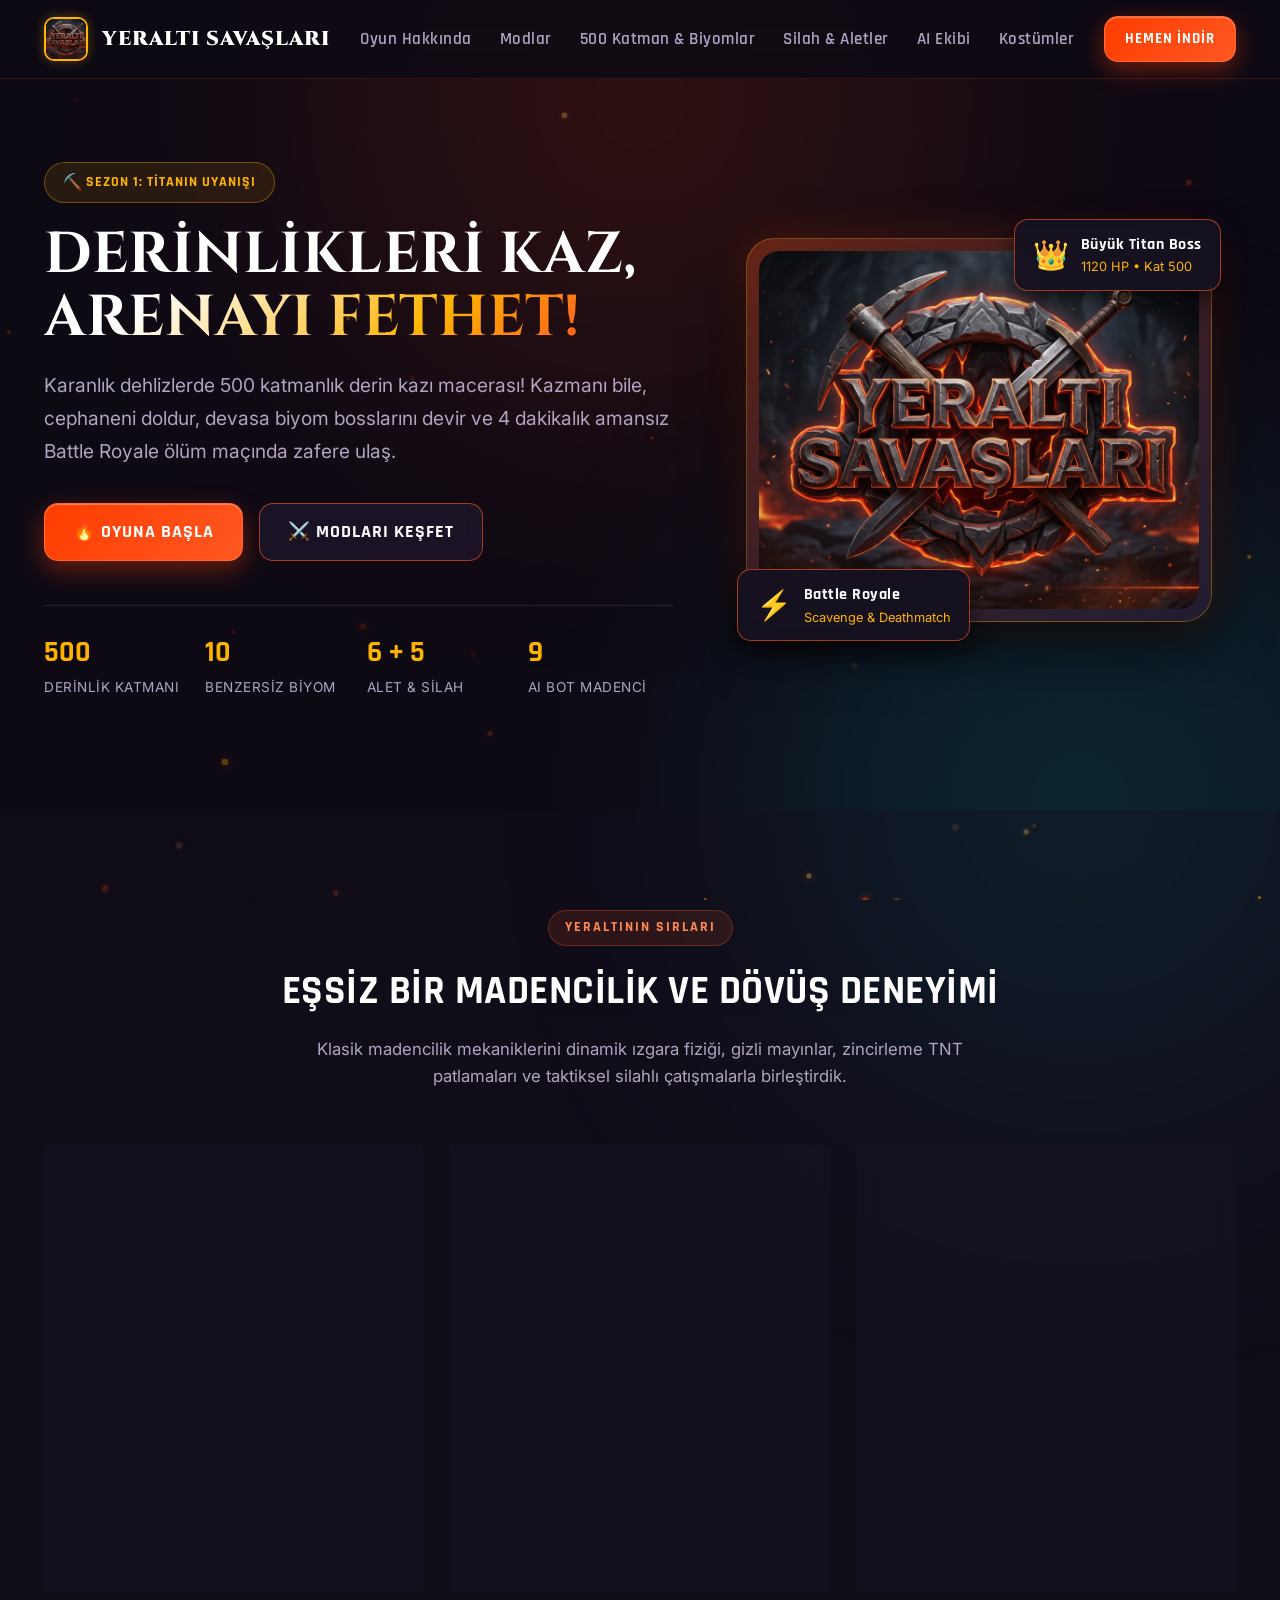
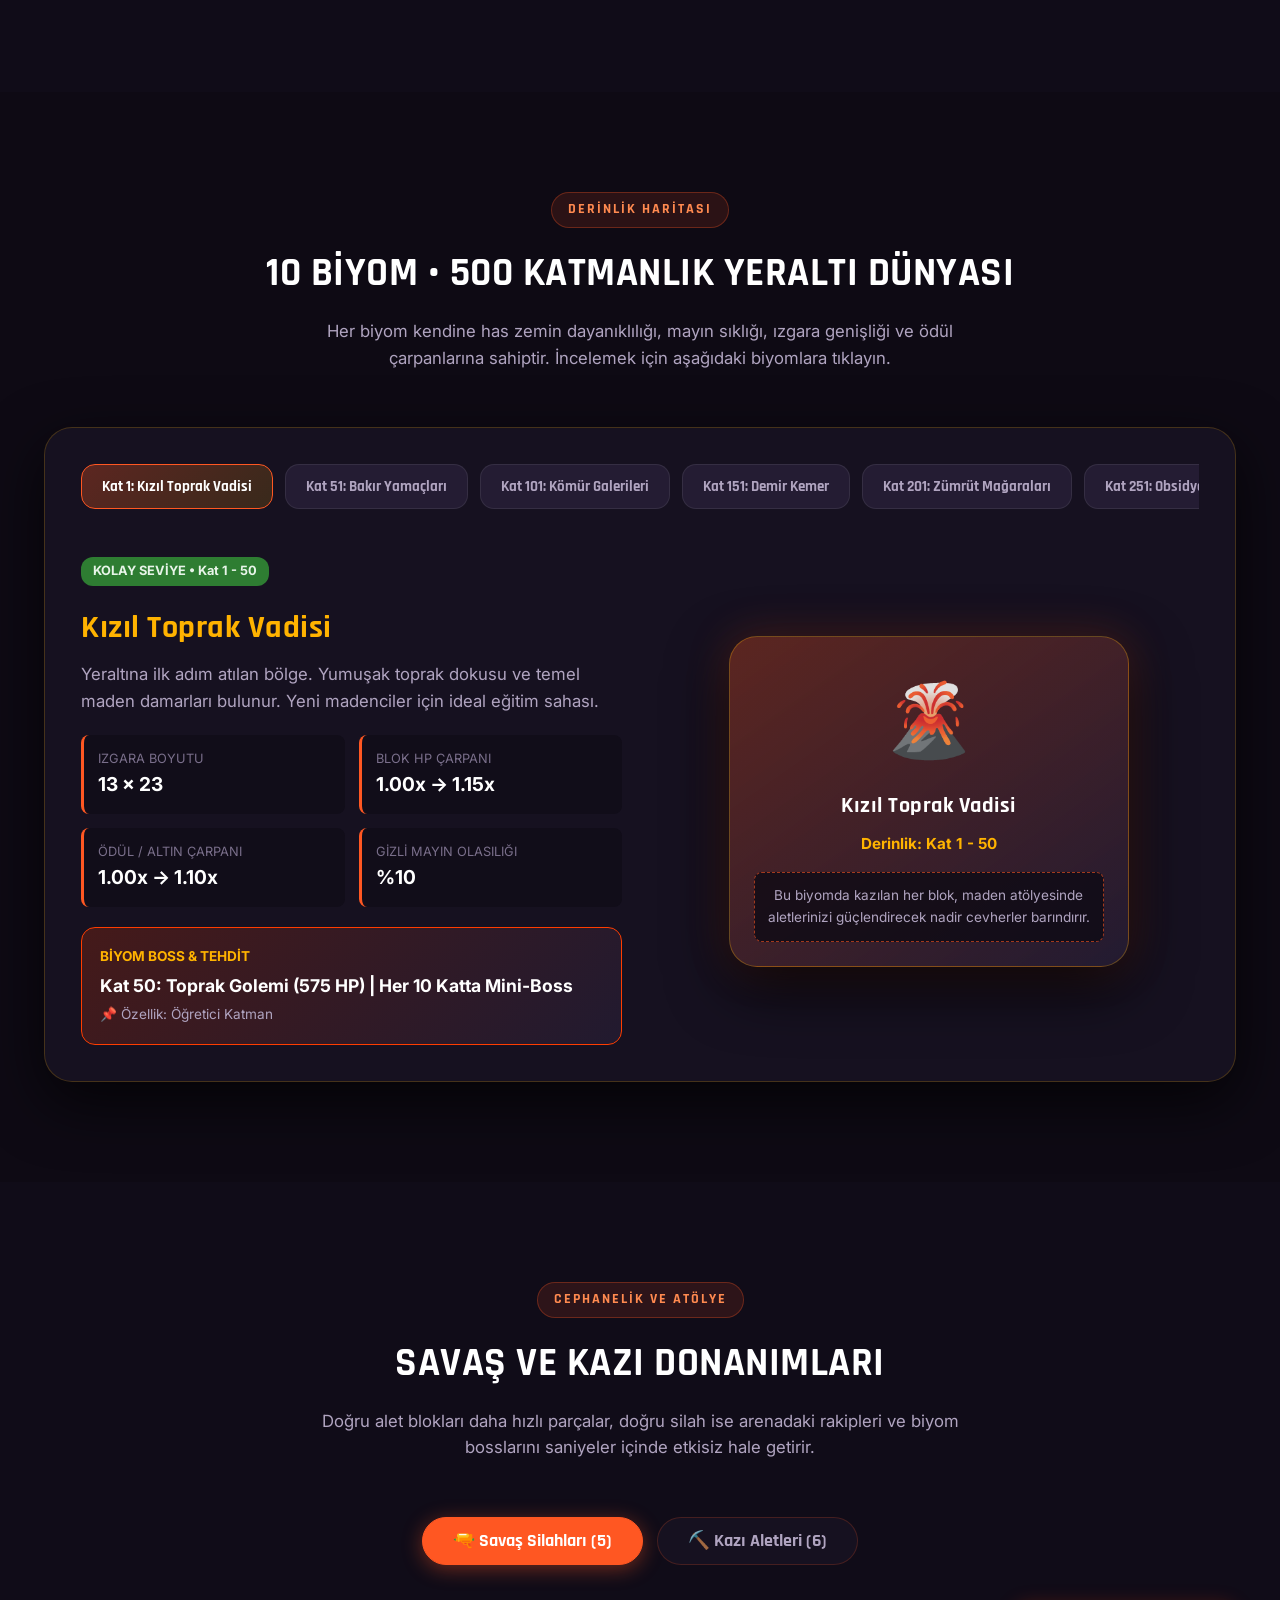
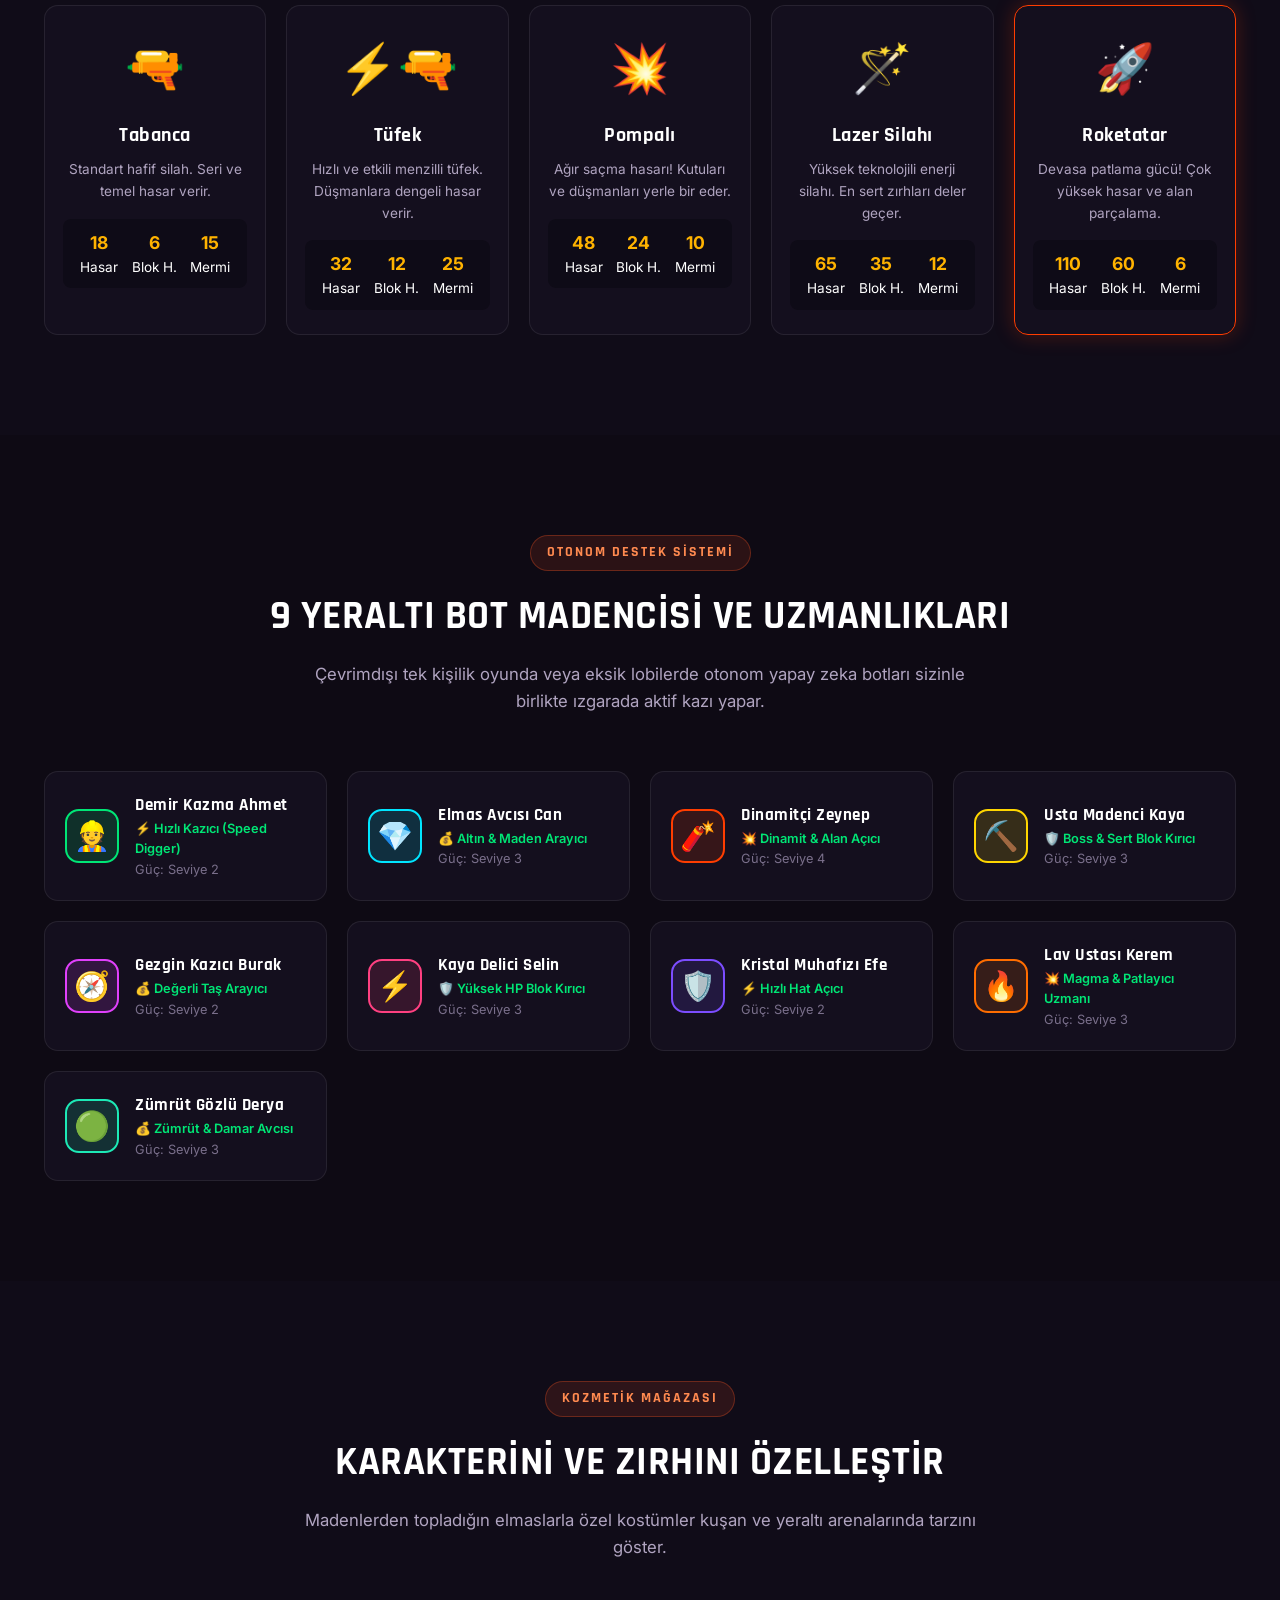
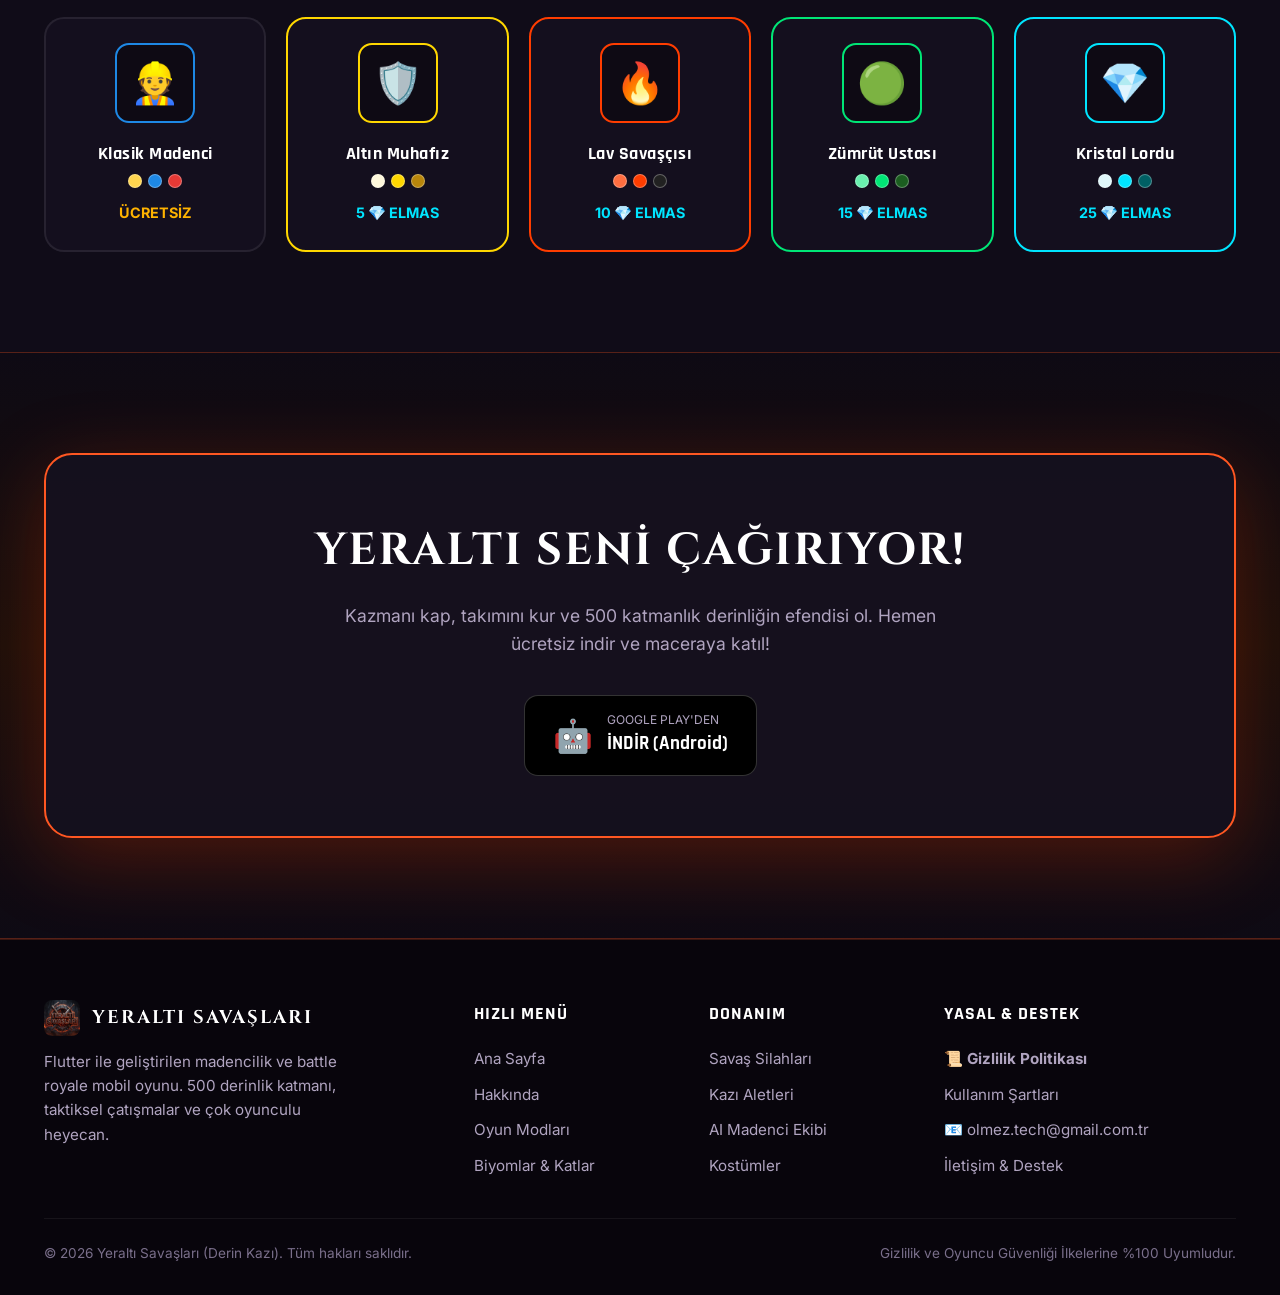
<file: yeralti-savaslari-web/index.html>
<!DOCTYPE html>
<html lang="tr">
<head>
  <meta charset="UTF-8">
  <meta name="viewport" content="width=device-width, initial-scale=1.0">
  <title>Yeraltı Savaşları - Derin Kazı ve Battle Royale Mobil Oyunu</title>
  <meta name="description" content="Yeraltı Savaşları: 500 katmanlı derin madencilik, 10 biyom, ölümcül silahlar, 9 kişilik AI takımı ve Battle Royale arena dövüşü. Hemen keşfet!">
  <meta name="keywords" content="yeraltı savaşları, derin kazı, madencilik oyunu, battle royale mobil, flutter oyun, madenci, titan boss">
  <link rel="canonical" href="https://yeraltisavaslari.olmeztech.com.tr">
  <meta property="og:title" content="Yeraltı Savaşları - Derin Kazı & Battle Royale">
  <meta property="og:description" content="500 katmanlık derin kazı, devasa boss savaşları ve 1v1 Battle Royale heyecanı tek bir oyunda!">
  <meta property="og:image" content="img/logo.jpg">
  <meta property="og:url" content="https://yeraltisavaslari.olmeztech.com.tr">
  <meta property="og:type" content="website">

  <!-- Favicon -->
  <link rel="icon" type="image/jpeg" href="img/logo.jpg">

  <!-- CSS Styles -->
  <link rel="stylesheet" href="css/style.css">
</head>
<body>

  <!-- Kıvılcım & Parçacık Animasyon Canvas -->
  <canvas id="ember-canvas"></canvas>
  <div class="ambient-glow ambient-top"></div>
  <div class="ambient-glow ambient-bottom"></div>

  <!-- =========================================================================
       1. NAVBAR
       ========================================================================= -->
  <header class="navbar">
    <div class="container nav-container">
      <a href="index.html" class="brand">
        <img src="img/logo.jpg" alt="Yeraltı Savaşları Logo" class="brand-logo">
        <span class="brand-name font-game">YERALTI SAVAŞLARI</span>
      </a>

      <ul class="nav-menu">
        <li><a href="#about" class="nav-link">Oyun Hakkında</a></li>
        <li><a href="#modes" class="nav-link">Modlar</a></li>
        <li><a href="#biomes" class="nav-link">500 Katman & Biyomlar</a></li>
        <li><a href="#armory" class="nav-link">Silah & Aletler</a></li>
        <li><a href="#aiteam" class="nav-link">AI Ekibi</a></li>
        <li><a href="#skins" class="nav-link">Kostümler</a></li>


      </ul>

      <div class="nav-cta">
        <a href="#download" class="btn btn-lava" style="padding: 10px 20px; font-size: 0.95rem;">Hemen İndir</a>
        <button class="mobile-toggle" aria-label="Menüyü Aç">☰</button>
      </div>
    </div>
  </header>

  <main>
    <!-- =========================================================================
         2. HERO SECTION
         ========================================================================= -->
    <section class="hero" id="hero">
      <div class="container">
        <div class="hero-grid">
          
          <div class="hero-content">
            <div class="hero-badge">
              <span>⛏️ SEZON 1: TİTANIN UYANIŞI</span>
            </div>
            
            <h1 class="hero-title">
              DERİNLİKLERİ KAZ, <br>
              <span>ARENAYI FETHET!</span>
            </h1>
            
            <p class="hero-desc">
              Karanlık dehlizlerde 500 katmanlık derin kazı macerası! Kazmanı bile, cephaneni doldur, devasa biyom bosslarını devir ve 4 dakikalık amansız Battle Royale ölüm maçında zafere ulaş.
            </p>

            <div class="hero-actions">
              <a href="#download" class="btn btn-lava">
                <span>🔥 OYUNA BAŞLA</span>
              </a>
              <a href="#modes" class="btn btn-outline">
                <span>⚔️ MODLARI KEŞFET</span>
              </a>
            </div>

            <div class="hero-stats">
              <div class="stat-item">
                <div class="stat-num">500</div>
                <div class="stat-label">Derinlik Katmanı</div>
              </div>
              <div class="stat-item">
                <div class="stat-num">10</div>
                <div class="stat-label">Benzersiz Biyom</div>
              </div>
              <div class="stat-item">
                <div class="stat-num">6 + 5</div>
                <div class="stat-label">Alet & Silah</div>
              </div>
              <div class="stat-item">
                <div class="stat-num">9</div>
                <div class="stat-label">AI Bot Madenci</div>
              </div>
            </div>
          </div>

          <div class="hero-visual">
            <div class="visual-frame">
              <img src="img/logo.jpg" alt="Yeraltı Savaşları Resmi Afiş" class="hero-img">
              
              <!-- Yüzen İpuçları / Badge'ler -->
              <div class="floating-badge badge-top-right">
                <div class="floating-icon">👑</div>
                <div class="floating-text">
                  <h4>Büyük Titan Boss</h4>
                  <p>1120 HP • Kat 500</p>
                </div>
              </div>

              <div class="floating-badge badge-bottom-left">
                <div class="floating-icon">⚡</div>
                <div class="floating-text">
                  <h4>Battle Royale</h4>
                  <p>Scavenge & Deathmatch</p>
                </div>
              </div>
            </div>
          </div>

        </div>
      </div>
    </section>

    <!-- =========================================================================
         3. ABOUT / OVERVIEW
         ========================================================================= -->
    <section class="section" id="about" style="background: rgba(22, 17, 32, 0.4);">
      <div class="container">
        <div class="section-header">
          <span class="section-tag">YERALTININ SIRLARI</span>
          <h2 class="section-title">EŞSİZ BİR MADENCİLİK VE DÖVÜŞ DENEYİMİ</h2>
          <p class="section-desc">
            Klasik madencilik mekaniklerini dinamik ızgara fiziği, gizli mayınlar, zincirleme TNT patlamaları ve taktiksel silahlı çatışmalarla birleştirdik.
          </p>
        </div>

        <div class="modes-grid">
          
          <div class="mode-card campaign">
            <div class="mode-icon-box">⛏️</div>
            <h3 class="mode-title">500 Katmanlı Sefer</h3>
            <p class="mode-desc">
              Toprak, kaya, zümrüt damarları ve obsidyen yarıklarını kazarak yerin en derinine in. Her 10 katta mini-boss, her 50 katta dev biyom bossu seni bekliyor.
            </p>
            <ul class="mode-features">
              <li><span>✓</span> Kat kat artan zorluk ve cevher oranları</li>
              <li><span>✓</span> Dinamit, sandık ve şifalı iksir ödülleri</li>
              <li><span>✓</span> Maden Atölyesinde kalıcı alet güçlendirmeleri</li>
            </ul>
          </div>

          <div class="mode-card br">
            <div class="mode-icon-box">⚔️</div>
            <h3 class="mode-title">Battle Royale Arenası</h3>
            <p class="mode-desc">
              İki aşamalı nefes kesen düello: İlk 3 dakika ızgarada en iyi silah ve aletleri avla, son 1 dakikalık Deathmatch'te engelsiz serbest çatışmada hayatta kal!
            </p>
            <ul class="mode-features">
              <li><span>✓</span> 3 Dakika Avlanma (Scavenge Fazı)</li>
              <li><span>✓</span> 1 Dakika Ölüm Kalım (Deathmatch Fazı)</li>
              <li><span>✓</span> Canlı Liderlik Skorbordu ve Kupa Ödülleri</li>
            </ul>
          </div>

          <div class="mode-card coop">
            <div class="mode-icon-box">🌐</div>
            <h3 class="mode-title">Çok Oyunculu & AI Takımı</h3>
            <p class="mode-desc">
              cPanel destekli online lobi odalarında arkadaşlarınla ortak kazı yap veya Altına Hücum yarışında yarış. Çevrimdışıysan 9 akıllı bot madenci yardımına hazır!
            </p>
            <ul class="mode-features">
              <li><span>✓</span> Coop Campaign & Gold Rush modları</li>
              <li><span>✓</span> Canlı tepki ve emoji fırlatma sistemi</li>
              <li><span>✓</span> Arkadaş listesi ve günlük hediyeleşme</li>
            </ul>
          </div>

        </div>
      </div>
    </section>

    <!-- =========================================================================
         4. 500 STAGES & BIOMES SHOWCASE
         ========================================================================= -->
    <section class="section" id="biomes">
      <div class="container">
        <div class="section-header">
          <span class="section-tag">DERİNLİK HARİTASI</span>
          <h2 class="section-title">10 BİYOM • 500 KATMANLIK YERALTI DÜNYASI</h2>
          <p class="section-desc">
            Her biyom kendine has zemin dayanıklılığı, mayın sıklığı, ızgara genişliği ve ödül çarpanlarına sahiptir. İncelemek için aşağıdaki biyomlara tıklayın.
          </p>
        </div>

        <div class="biomes-showcase">
          <!-- Biyom Sekme Butonları (JS ile Doldurulur) -->
          <div class="biomes-nav" id="biomes-nav"></div>

          <!-- Seçili Biyom Detayı (JS ile Doldurulur) -->
          <div class="biome-detail-card" id="biome-detail"></div>
        </div>
      </div>
    </section>

    <!-- =========================================================================
         5. ARMORY & TOOLS (Silahlar ve Kazı Aletleri)
         ========================================================================= -->
    <section class="section" id="armory" style="background: rgba(22, 17, 32, 0.4);">
      <div class="container">
        <div class="section-header">
          <span class="section-tag">CEPHANELİK VE ATÖLYE</span>
          <h2 class="section-title">SAVAŞ VE KAZI DONANIMLARI</h2>
          <p class="section-desc">
            Doğru alet blokları daha hızlı parçalar, doğru silah ise arenadaki rakipleri ve biyom bosslarını saniyeler içinde etkisiz hale getirir.
          </p>
        </div>

        <div class="tabs-switch">
          <button class="switch-btn active" data-target="weapons">🔫 Savaş Silahları (5)</button>
          <button class="switch-btn" data-target="tools">⛏️ Kazı Aletleri (6)</button>
        </div>

        <!-- Silahlar Vitrini -->
        <div class="items-grid" id="weapons-grid">
          
          <div class="item-card">
            <div class="item-emoji">🔫</div>
            <h3 class="item-name">Tabanca</h3>
            <p class="item-desc">Standart hafif silah. Seri ve temel hasar verir.</p>
            <div class="item-specs">
              <div class="spec-col"><strong>18</strong> Hasar</div>
              <div class="spec-col"><strong>6</strong> Blok H.</div>
              <div class="spec-col"><strong>15</strong> Mermi</div>
            </div>
          </div>

          <div class="item-card">
            <div class="item-emoji">⚡🔫</div>
            <h3 class="item-name">Tüfek</h3>
            <p class="item-desc">Hızlı ve etkili menzilli tüfek. Düşmanlara dengeli hasar verir.</p>
            <div class="item-specs">
              <div class="spec-col"><strong>32</strong> Hasar</div>
              <div class="spec-col"><strong>12</strong> Blok H.</div>
              <div class="spec-col"><strong>25</strong> Mermi</div>
            </div>
          </div>

          <div class="item-card">
            <div class="item-emoji">💥</div>
            <h3 class="item-name">Pompalı</h3>
            <p class="item-desc">Ağır saçma hasarı! Kutuları ve düşmanları yerle bir eder.</p>
            <div class="item-specs">
              <div class="spec-col"><strong>48</strong> Hasar</div>
              <div class="spec-col"><strong>24</strong> Blok H.</div>
              <div class="spec-col"><strong>10</strong> Mermi</div>
            </div>
          </div>

          <div class="item-card">
            <div class="item-emoji">🪄</div>
            <h3 class="item-name">Lazer Silahı</h3>
            <p class="item-desc">Yüksek teknolojili enerji silahı. En sert zırhları deler geçer.</p>
            <div class="item-specs">
              <div class="spec-col"><strong>65</strong> Hasar</div>
              <div class="spec-col"><strong>35</strong> Blok H.</div>
              <div class="spec-col"><strong>12</strong> Mermi</div>
            </div>
          </div>

          <div class="item-card" style="border-color: var(--lava-flame); box-shadow: 0 0 20px rgba(255, 61, 0, 0.25);">
            <div class="item-emoji">🚀</div>
            <h3 class="item-name text-lava">Roketatar</h3>
            <p class="item-desc">Devasa patlama gücü! Çok yüksek hasar ve alan parçalama.</p>
            <div class="item-specs">
              <div class="spec-col"><strong class="text-lava">110</strong> Hasar</div>
              <div class="spec-col"><strong>60</strong> Blok H.</div>
              <div class="spec-col"><strong>6</strong> Mermi</div>
            </div>
          </div>

        </div>

        <!-- Aletler Vitrini (Varsayılan Olarak Gizli, JS ile Değişir) -->
        <div class="items-grid" id="tools-grid" style="display: none;">
          
          <div class="item-card">
            <div class="item-emoji">🪛</div>
            <h3 class="item-name">Tornavida</h3>
            <p class="item-desc">Hafif mekanik alet. İnce çatlakları açmak için uygundur.</p>
            <div class="item-specs">
              <div class="spec-col"><strong>4</strong> Blok H.</div>
              <div class="spec-col"><strong>8</strong> PvP H.</div>
            </div>
          </div>

          <div class="item-card">
            <div class="item-emoji">⛏</div>
            <h3 class="item-name">Kürek</h3>
            <p class="item-desc">Toprak katmanlarında hızlı ve seri kazı olanağı sunar.</p>
            <div class="item-specs">
              <div class="spec-col"><strong>7</strong> Blok H.</div>
              <div class="spec-col"><strong>12</strong> PvP H.</div>
            </div>
          </div>

          <div class="item-card">
            <div class="item-emoji">⛏️</div>
            <h3 class="item-name">Kazma</h3>
            <p class="item-desc">Madencinin en sadık dostu. Taş ve maden damarlarında etkilidir.</p>
            <div class="item-specs">
              <div class="spec-col"><strong>10</strong> Blok H.</div>
              <div class="spec-col"><strong>18</strong> PvP H.</div>
            </div>
          </div>

          <div class="item-card">
            <div class="item-emoji">🪓</div>
            <h3 class="item-name">Balta</h3>
            <p class="item-desc">Ağır vuruş momentumu ile sert blokları sarsar.</p>
            <div class="item-specs">
              <div class="spec-col"><strong>8</strong> Blok H.</div>
              <div class="spec-col"><strong>20</strong> PvP H.</div>
            </div>
          </div>

          <div class="item-card">
            <div class="item-emoji">🏏</div>
            <h3 class="item-name">Beyzbol Sopası</h3>
            <p class="item-desc">Düşman madencilere karşı etkili yakın dövüş savunma aleti.</p>
            <div class="item-specs">
              <div class="spec-col"><strong>5</strong> Blok H.</div>
              <div class="spec-col"><strong>22</strong> PvP H.</div>
            </div>
          </div>

          <div class="item-card" style="border-color: var(--cyan-text); box-shadow: 0 0 20px rgba(0, 229, 255, 0.25);">
            <div class="item-emoji">💎</div>
            <h3 class="item-name text-cyan">Elmas Kazma</h3>
            <p class="item-desc">Efsanevi dayanıklılık! Obsidyen ve titan çekirdeklerini parçalar.</p>
            <div class="item-specs">
              <div class="spec-col"><strong class="text-cyan">20</strong> Blok H.</div>
              <div class="spec-col"><strong>30</strong> PvP H.</div>
            </div>
          </div>

        </div>

      </div>
    </section>

    <!-- =========================================================================
         6. AI MINERS TEAM (9 Bot Madenci)
         ========================================================================= -->
    <section class="section" id="aiteam">
      <div class="container">
        <div class="section-header">
          <span class="section-tag">OTONOM DESTEK SİSTEMİ</span>
          <h2 class="section-title">9 YERALTI BOT MADENCİSİ VE UZMANLIKLARI</h2>
          <p class="section-desc">
            Çevrimdışı tek kişilik oyunda veya eksik lobilerde otonom yapay zeka botları sizinle birlikte ızgarada aktif kazı yapar.
          </p>
        </div>

        <div class="ai-team-grid">
          
          <div class="ai-miner-card">
            <div class="miner-avatar" style="background: rgba(0, 230, 118, 0.15); border: 2px solid #00E676;">👷</div>
            <div class="miner-info">
              <h4>Demir Kazma Ahmet</h4>
              <div class="miner-specialty">⚡ Hızlı Kazıcı (Speed Digger)</div>
              <div style="font-size: 0.8rem; color: var(--text-muted);">Güç: Seviye 2</div>
            </div>
          </div>

          <div class="ai-miner-card">
            <div class="miner-avatar" style="background: rgba(0, 229, 255, 0.15); border: 2px solid #00E5FF;">💎</div>
            <div class="miner-info">
              <h4>Elmas Avcısı Can</h4>
              <div class="miner-specialty">💰 Altın & Maden Arayıcı</div>
              <div style="font-size: 0.8rem; color: var(--text-muted);">Güç: Seviye 3</div>
            </div>
          </div>

          <div class="ai-miner-card">
            <div class="miner-avatar" style="background: rgba(255, 61, 0, 0.15); border: 2px solid #FF3D00;">🧨</div>
            <div class="miner-info">
              <h4>Dinamitçi Zeynep</h4>
              <div class="miner-specialty">💥 Dinamit & Alan Açıcı</div>
              <div style="font-size: 0.8rem; color: var(--text-muted);">Güç: Seviye 4</div>
            </div>
          </div>

          <div class="ai-miner-card">
            <div class="miner-avatar" style="background: rgba(255, 214, 0, 0.15); border: 2px solid #FFD600;">⛏️</div>
            <div class="miner-info">
              <h4>Usta Madenci Kaya</h4>
              <div class="miner-specialty">🛡️ Boss & Sert Blok Kırıcı</div>
              <div style="font-size: 0.8rem; color: var(--text-muted);">Güç: Seviye 3</div>
            </div>
          </div>

          <div class="ai-miner-card">
            <div class="miner-avatar" style="background: rgba(224, 64, 251, 0.15); border: 2px solid #E040FB;">🧭</div>
            <div class="miner-info">
              <h4>Gezgin Kazıcı Burak</h4>
              <div class="miner-specialty">💰 Değerli Taş Arayıcı</div>
              <div style="font-size: 0.8rem; color: var(--text-muted);">Güç: Seviye 2</div>
            </div>
          </div>

          <div class="ai-miner-card">
            <div class="miner-avatar" style="background: rgba(255, 64, 129, 0.15); border: 2px solid #FF4081;">⚡</div>
            <div class="miner-info">
              <h4>Kaya Delici Selin</h4>
              <div class="miner-specialty">🛡️ Yüksek HP Blok Kırıcı</div>
              <div style="font-size: 0.8rem; color: var(--text-muted);">Güç: Seviye 3</div>
            </div>
          </div>

          <div class="ai-miner-card">
            <div class="miner-avatar" style="background: rgba(124, 77, 255, 0.15); border: 2px solid #7C4DFF;">🛡️</div>
            <div class="miner-info">
              <h4>Kristal Muhafızı Efe</h4>
              <div class="miner-specialty">⚡ Hızlı Hat Açıcı</div>
              <div style="font-size: 0.8rem; color: var(--text-muted);">Güç: Seviye 2</div>
            </div>
          </div>

          <div class="ai-miner-card">
            <div class="miner-avatar" style="background: rgba(255, 109, 0, 0.15); border: 2px solid #FF6D00;">🔥</div>
            <div class="miner-info">
              <h4>Lav Ustası Kerem</h4>
              <div class="miner-specialty">💥 Magma & Patlayıcı Uzmanı</div>
              <div style="font-size: 0.8rem; color: var(--text-muted);">Güç: Seviye 3</div>
            </div>
          </div>

          <div class="ai-miner-card">
            <div class="miner-avatar" style="background: rgba(29, 233, 182, 0.15); border: 2px solid #1DE9B6;">🟢</div>
            <div class="miner-info">
              <h4>Zümrüt Gözlü Derya</h4>
              <div class="miner-specialty">💰 Zümrüt & Damar Avcısı</div>
              <div style="font-size: 0.8rem; color: var(--text-muted);">Güç: Seviye 3</div>
            </div>
          </div>

        </div>
      </div>
    </section>

    <!-- =========================================================================
         7. SKINS / COSMETICS
         ========================================================================= -->
    <section class="section" id="skins" style="background: rgba(22, 17, 32, 0.4);">
      <div class="container">
        <div class="section-header">
          <span class="section-tag">KOZMETİK MAĞAZASI</span>
          <h2 class="section-title">KARAKTERİNİ VE ZIRHINI ÖZELLEŞTİR</h2>
          <p class="section-desc">
            Madenlerden topladığın elmaslarla özel kostümler kuşan ve yeraltı arenalarında tarzını göster.
          </p>
        </div>

        <div class="skins-grid">
          
          <div class="skin-card">
            <div class="skin-preview-box" style="border: 2px solid #1E88E5;">👷</div>
            <h4 style="font-size: 1.15rem; color: #FFFFFF; margin-bottom: 6px;">Klasik Madenci</h4>
            <div class="skin-colors">
              <div class="color-dot" style="background: #FFD54F;" title="Kask"></div>
              <div class="color-dot" style="background: #1E88E5;" title="Gömlek"></div>
              <div class="color-dot" style="background: #E53935;" title="Pantolon"></div>
            </div>
            <span class="text-gold" style="font-weight: bold; font-size: 0.9rem;">ÜCRETSİZ</span>
          </div>

          <div class="skin-card" style="border-color: #FFD700;">
            <div class="skin-preview-box" style="border: 2px solid #FFD700;">🛡️</div>
            <h4 style="font-size: 1.15rem; color: #FFFFFF; margin-bottom: 6px;">Altın Muhafız</h4>
            <div class="skin-colors">
              <div class="color-dot" style="background: #FFF8DC;" title="Kask"></div>
              <div class="color-dot" style="background: #FFD700;" title="Gömlek"></div>
              <div class="color-dot" style="background: #B8860B;" title="Pantolon"></div>
            </div>
            <span class="text-cyan" style="font-weight: bold; font-size: 0.9rem;">5 💎 ELMAS</span>
          </div>

          <div class="skin-card" style="border-color: #FF3D00;">
            <div class="skin-preview-box" style="border: 2px solid #FF3D00;">🔥</div>
            <h4 style="font-size: 1.15rem; color: #FFFFFF; margin-bottom: 6px;">Lav Savaşçısı</h4>
            <div class="skin-colors">
              <div class="color-dot" style="background: #FF6E40;" title="Kask"></div>
              <div class="color-dot" style="background: #FF3D00;" title="Gömlek"></div>
              <div class="color-dot" style="background: #212121;" title="Pantolon"></div>
            </div>
            <span class="text-cyan" style="font-weight: bold; font-size: 0.9rem;">10 💎 ELMAS</span>
          </div>

          <div class="skin-card" style="border-color: #00E676;">
            <div class="skin-preview-box" style="border: 2px solid #00E676;">🟢</div>
            <h4 style="font-size: 1.15rem; color: #FFFFFF; margin-bottom: 6px;">Zümrüt Ustası</h4>
            <div class="skin-colors">
              <div class="color-dot" style="background: #69F0AE;" title="Kask"></div>
              <div class="color-dot" style="background: #00E676;" title="Gömlek"></div>
              <div class="color-dot" style="background: #1B5E20;" title="Pantolon"></div>
            </div>
            <span class="text-cyan" style="font-weight: bold; font-size: 0.9rem;">15 💎 ELMAS</span>
          </div>

          <div class="skin-card" style="border-color: #00E5FF;">
            <div class="skin-preview-box" style="border: 2px solid #00E5FF;">💎</div>
            <h4 style="font-size: 1.15rem; color: #FFFFFF; margin-bottom: 6px;">Kristal Lordu</h4>
            <div class="skin-colors">
              <div class="color-dot" style="background: #E0F7FA;" title="Kask"></div>
              <div class="color-dot" style="background: #00E5FF;" title="Gömlek"></div>
              <div class="color-dot" style="background: #006064;" title="Pantolon"></div>
            </div>
            <span class="text-cyan" style="font-weight: bold; font-size: 0.9rem;">25 💎 ELMAS</span>
          </div>

        </div>
      </div>
    </section>

    

    <!-- =========================================================================
         9. DOWNLOAD CALL TO ACTION
         ========================================================================= -->
    <section class="section download-section" id="download">
      <div class="container">
        <div class="download-box">
          <h2 class="download-title font-game">YERALTI SENİ ÇAĞIRIYOR!</h2>
          <p class="download-desc">
            Kazmanı kap, takımını kur ve 500 katmanlık derinliğin efendisi ol. Hemen ücretsiz indir ve maceraya katıl!
          </p>
          
          <div class="app-buttons">
            <a href="#" class="app-btn">
              <div class="app-btn-icon">🤖</div>
              <div class="app-btn-text">
                <span>Google Play'den</span>
                <strong>İNDİR (Android)</strong>
              </div>
            </a>

            

            
          </div>
        </div>
      </div>
    </section>
  </main>

  <!-- =========================================================================
       10. FOOTER
       ========================================================================= -->
  <footer class="footer">
    <div class="container">
      <div class="footer-grid">
        
        <div class="footer-brand">
          <div style="display: flex; align-items: center; gap: 12px;">
            <img src="img/logo.jpg" alt="Logo" style="width: 36px; height: 36px; border-radius: 8px;">
            <span class="font-game" style="font-size: 1.15rem; color: #FFFFFF; font-weight: bold;">YERALTI SAVAŞLARI</span>
          </div>
          <p>
            Flutter ile geliştirilen madencilik ve battle royale mobil oyunu. 500 derinlik katmanı, taktiksel çatışmalar ve çok oyunculu heyecan.
          </p>
        </div>

        <div class="footer-col">
          <h4>Hızlı Menü</h4>
          <ul class="footer-links">
            <li><a href="#hero">Ana Sayfa</a></li>
            <li><a href="#about">Hakkında</a></li>
            <li><a href="#modes">Oyun Modları</a></li>
            <li><a href="#biomes">Biyomlar & Katlar</a></li>
          </ul>
        </div>

        <div class="footer-col">
          <h4>Donanım</h4>
          <ul class="footer-links">
            <li><a href="#armory">Savaş Silahları</a></li>
            <li><a href="#armory">Kazı Aletleri</a></li>
            <li><a href="#aiteam">AI Madenci Ekibi</a></li>
            <li><a href="#skins">Kostümler</a></li>
          </ul>
        </div>

        <div class="footer-col">
          <h4>Yasal & Destek</h4>
          <ul class="footer-links">
            <li><a href="gizlilik-politikasi.html" class="text-gold" style="font-weight: bold;">📜 Gizlilik Politikası</a></li>
            <li><a href="gizlilik-politikasi.html#terms">Kullanım Şartları</a></li>
            <li><a href="mailto:olmez.tech@gmail.com.tr">📧 olmez.tech@gmail.com.tr</a></li>
            <li><a href="gizlilik-politikasi.html#contact">İletişim & Destek</a></li>
          </ul>
        </div>

      </div>

      <div class="footer-bottom">
        <div>© 2026 Yeraltı Savaşları (Derin Kazı). Tüm hakları saklıdır.</div>
        <div>Gizlilik ve Oyuncu Güvenliği İlkelerine %100 Uyumludur.</div>
      </div>
    </div>
  </footer>

  <!-- Scripts -->
  <script src="js/main.js"></script>
</body>
</html>
</file>
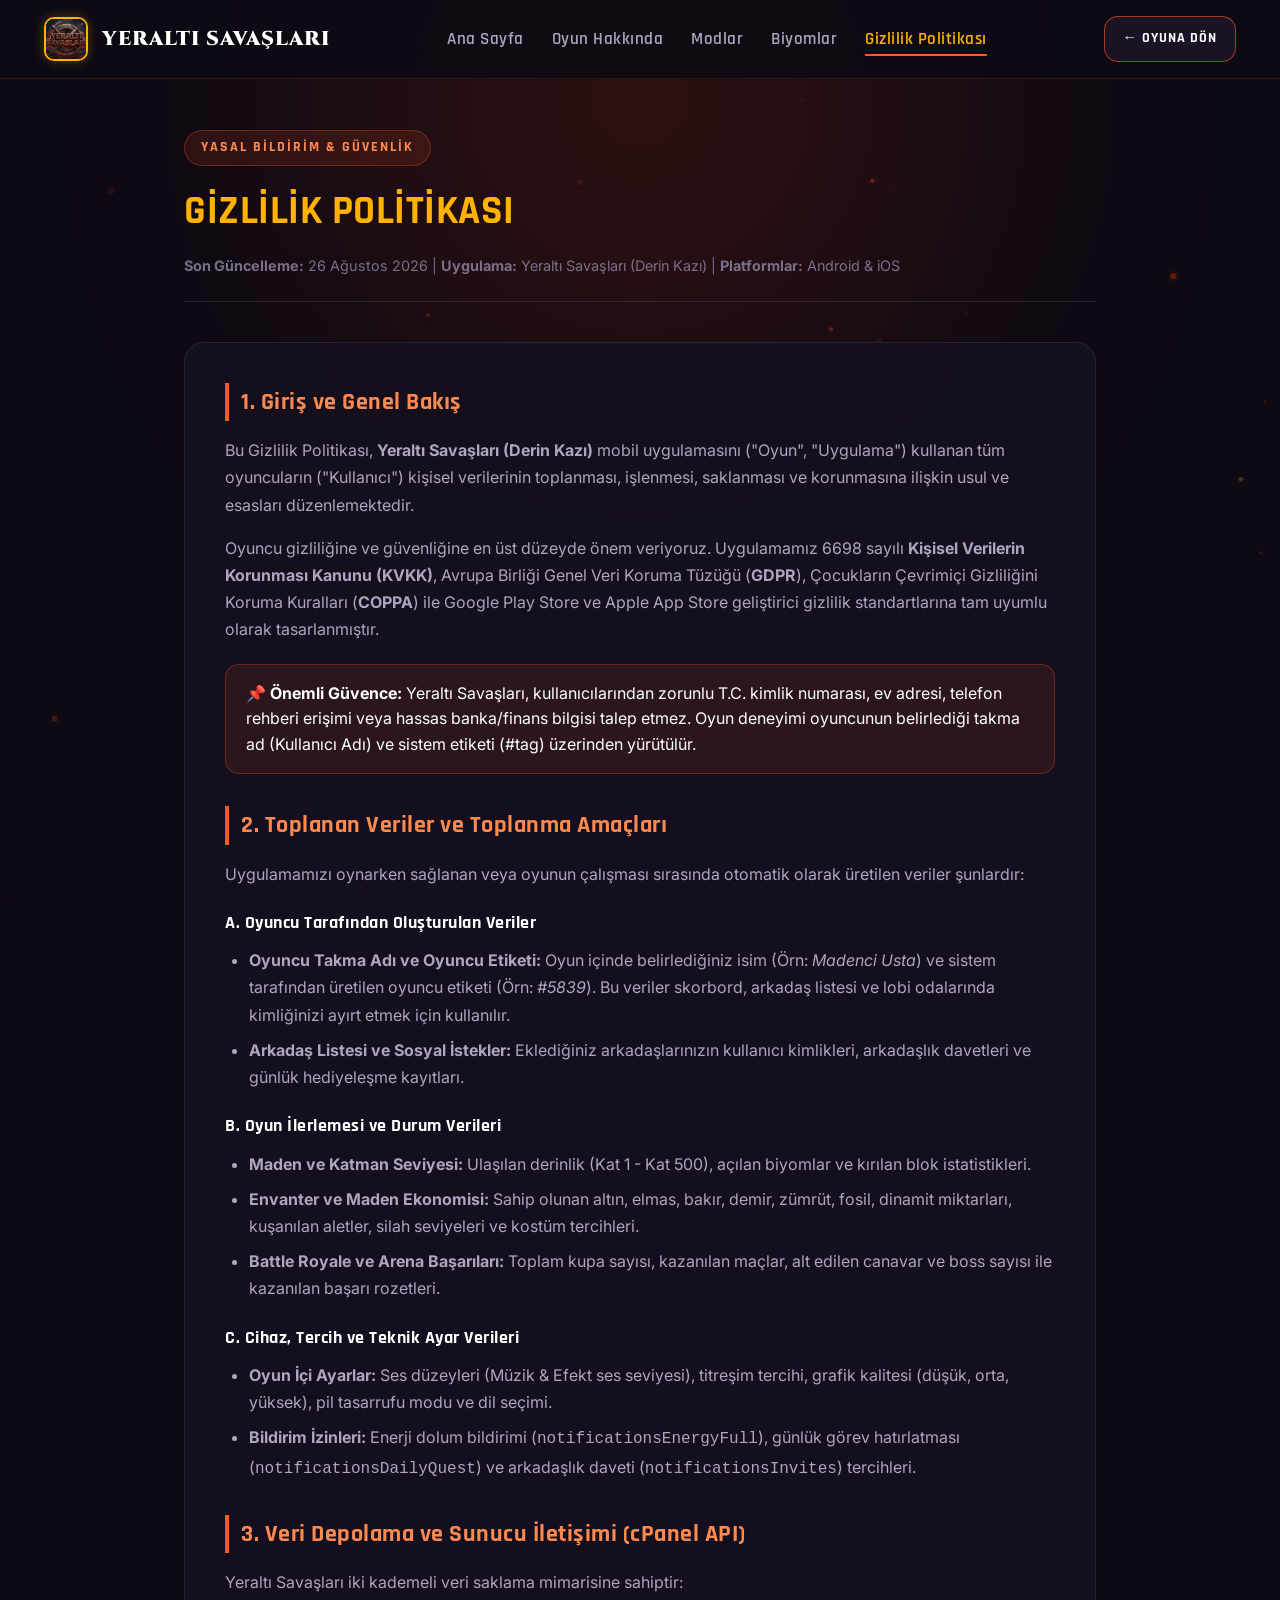
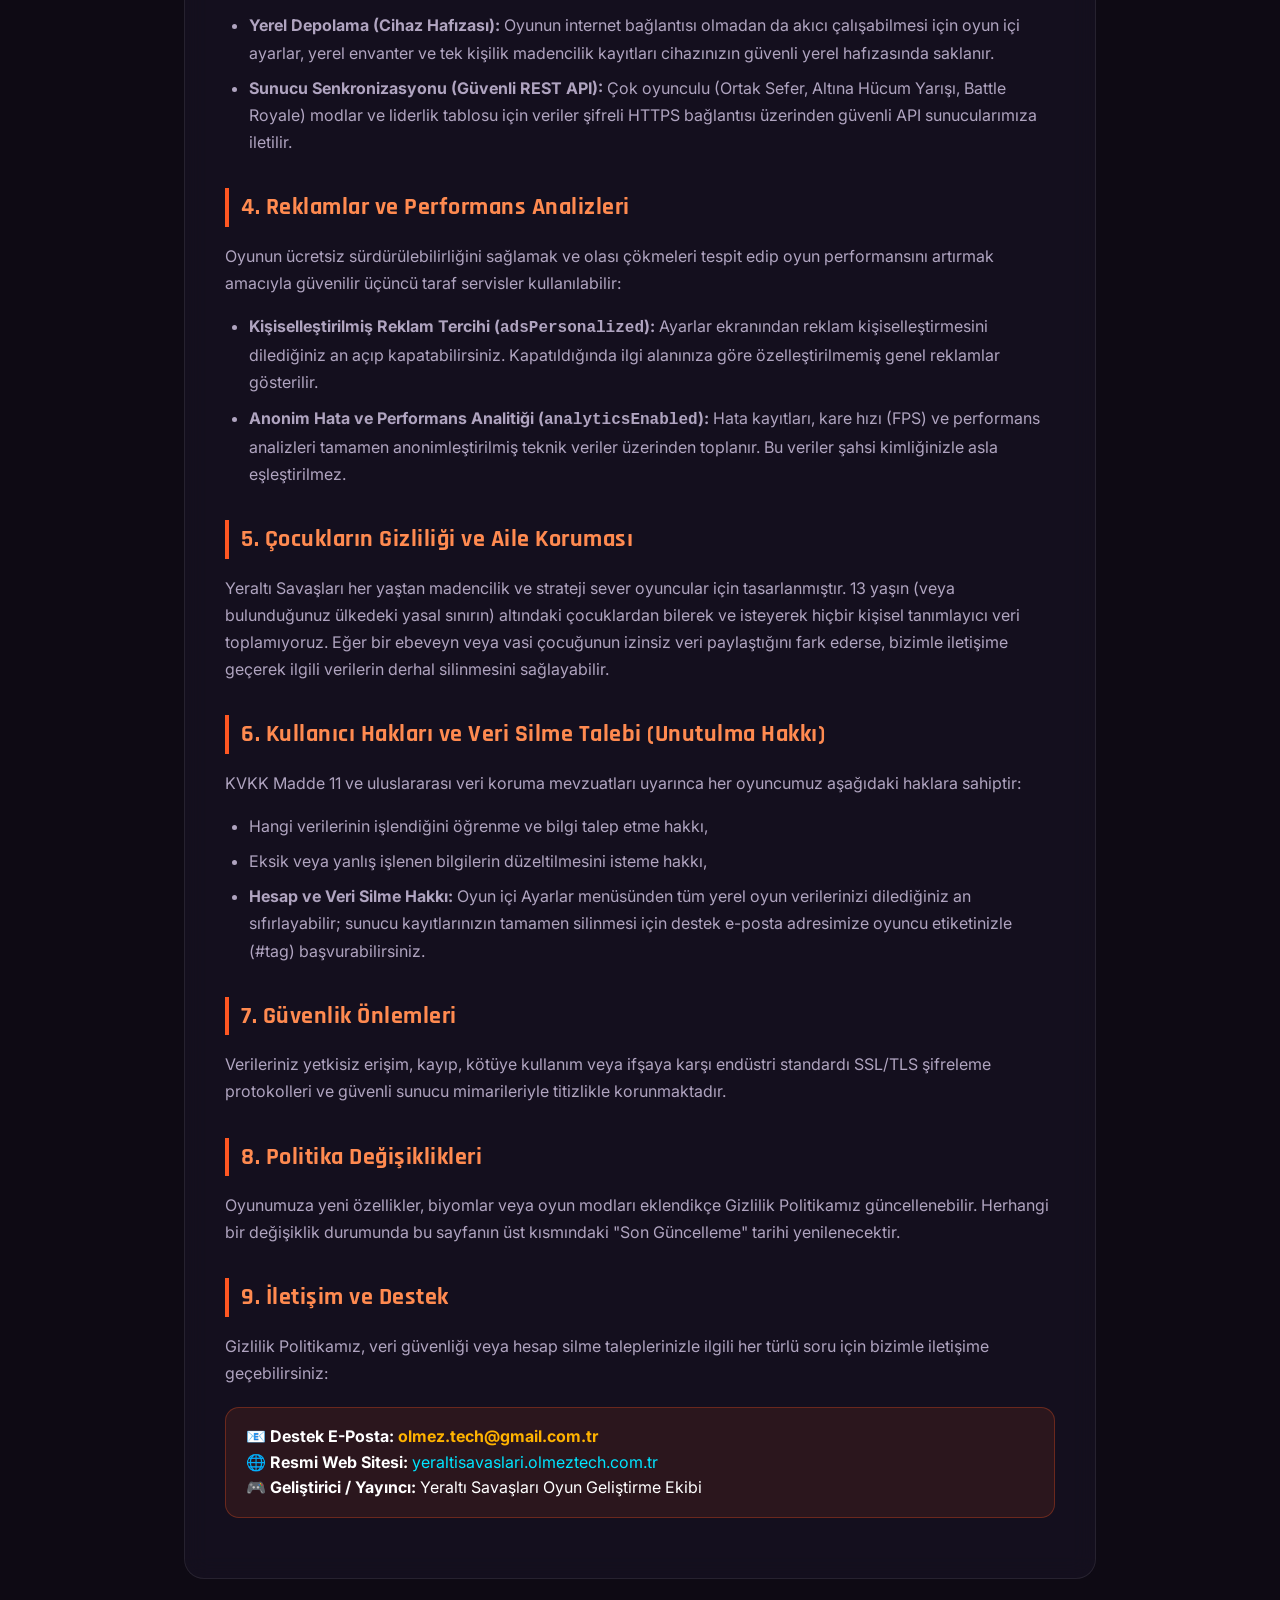
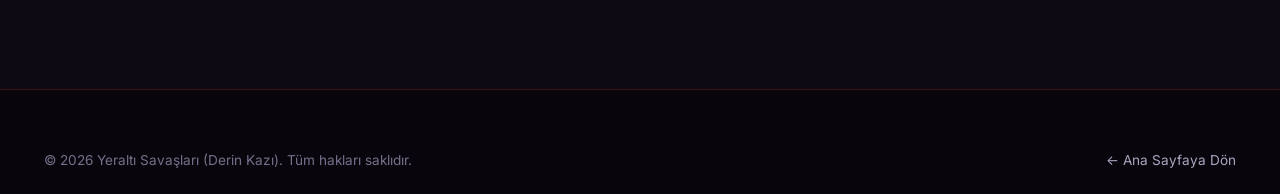
<file: yeralti-savaslari-web/gizlilik-politikasi.html>
<!DOCTYPE html>
<html lang="tr">
<head>
  <meta charset="UTF-8">
  <meta name="viewport" content="width=device-width, initial-scale=1.0">
  <title>Gizlilik Politikası - Yeraltı Savaşları</title>
  <meta name="description" content="Yeraltı Savaşları (Derin Kazı) mobil oyunu Gizlilik Politikası, KVKK ve GDPR uyumluluk bildirimi ve veri güvenliği ilkeleri.">
  <link rel="canonical" href="https://yeraltisavaslari.olmeztech.com.tr/gizlilik-politikasi.html">
  <meta property="og:title" content="Gizlilik Politikası - Yeraltı Savaşları">
  <meta property="og:description" content="Yeraltı Savaşları mobil oyunu Gizlilik Politikası ve veri güvenliği ilkeleri.">
  <meta property="og:url" content="https://yeraltisavaslari.olmeztech.com.tr/gizlilik-politikasi.html">
  <meta property="og:image" content="img/logo.jpg">
  <meta property="og:type" content="website">
  <link rel="icon" type="image/jpeg" href="img/logo.jpg">
  <link rel="stylesheet" href="css/style.css">
</head>
<body>

  <!-- Kıvılcım & Parçacık Animasyon Canvas -->
  <canvas id="ember-canvas"></canvas>
  <div class="ambient-glow ambient-top"></div>

  <!-- NAVBAR -->
  <header class="navbar">
    <div class="container nav-container">
      <a href="index.html" class="brand">
        <img src="img/logo.jpg" alt="Yeraltı Savaşları Logo" class="brand-logo">
        <span class="brand-name font-game">YERALTI SAVAŞLARI</span>
      </a>

      <ul class="nav-menu">
        <li><a href="index.html#hero" class="nav-link">Ana Sayfa</a></li>
        <li><a href="index.html#about" class="nav-link">Oyun Hakkında</a></li>
        <li><a href="index.html#modes" class="nav-link">Modlar</a></li>
        <li><a href="index.html#biomes" class="nav-link">Biyomlar</a></li>
        <li><a href="gizlilik-politikasi.html" class="nav-link text-gold active">Gizlilik Politikası</a></li>
      </ul>

      <div class="nav-cta">
        <a href="index.html" class="btn btn-outline" style="padding: 10px 18px; font-size: 0.9rem;">← Oyuna Dön</a>
      </div>
    </div>
  </header>

  <main class="privacy-container container">
    <div class="privacy-header">
      <span class="section-tag">YASAL BİLDİRİM & GÜVENLİK</span>
      <h1>GİZLİLİK POLİTİKASI</h1>
      <div class="privacy-meta">
        <strong>Son Güncelleme:</strong> 26 Ağustos 2026 | <strong>Uygulama:</strong> Yeraltı Savaşları (Derin Kazı) | <strong>Platformlar:</strong> Android & iOS
      </div>
    </div>

    <div class="privacy-card">
      <h2>1. Giriş ve Genel Bakış</h2>
      <p>
        Bu Gizlilik Politikası, <strong>Yeraltı Savaşları (Derin Kazı)</strong> mobil uygulamasını ("Oyun", "Uygulama") kullanan tüm oyuncuların ("Kullanıcı") kişisel verilerinin toplanması, işlenmesi, saklanması ve korunmasına ilişkin usul ve esasları düzenlemektedir.
      </p>
      <p>
        Oyuncu gizliliğine ve güvenliğine en üst düzeyde önem veriyoruz. Uygulamamız 6698 sayılı <strong>Kişisel Verilerin Korunması Kanunu (KVKK)</strong>, Avrupa Birliği Genel Veri Koruma Tüzüğü (<strong>GDPR</strong>), Çocukların Çevrimiçi Gizliliğini Koruma Kuralları (<strong>COPPA</strong>) ile Google Play Store ve Apple App Store geliştirici gizlilik standartlarına tam uyumlu olarak tasarlanmıştır.
      </p>
      
      <div class="privacy-highlight">
        📌 <strong>Önemli Güvence:</strong> Yeraltı Savaşları, kullanıcılarından zorunlu T.C. kimlik numarası, ev adresi, telefon rehberi erişimi veya hassas banka/finans bilgisi talep etmez. Oyun deneyimi oyuncunun belirlediği takma ad (Kullanıcı Adı) ve sistem etiketi (#tag) üzerinden yürütülür.
      </div>

      <h2>2. Toplanan Veriler ve Toplanma Amaçları</h2>
      <p>
        Uygulamamızı oynarken sağlanan veya oyunun çalışması sırasında otomatik olarak üretilen veriler şunlardır:
      </p>
      
      <h3>A. Oyuncu Tarafından Oluşturulan Veriler</h3>
      <ul>
        <li><strong>Oyuncu Takma Adı ve Oyuncu Etiketi:</strong> Oyun içinde belirlediğiniz isim (Örn: <em>Madenci Usta</em>) ve sistem tarafından üretilen oyuncu etiketi (Örn: <em>#5839</em>). Bu veriler skorbord, arkadaş listesi ve lobi odalarında kimliğinizi ayırt etmek için kullanılır.</li>
        <li><strong>Arkadaş Listesi ve Sosyal İstekler:</strong> Eklediğiniz arkadaşlarınızın kullanıcı kimlikleri, arkadaşlık davetleri ve günlük hediyeleşme kayıtları.</li>
      </ul>

      <h3>B. Oyun İlerlemesi ve Durum Verileri</h3>
      <ul>
        <li><strong>Maden ve Katman Seviyesi:</strong> Ulaşılan derinlik (Kat 1 - Kat 500), açılan biyomlar ve kırılan blok istatistikleri.</li>
        <li><strong>Envanter ve Maden Ekonomisi:</strong> Sahip olunan altın, elmas, bakır, demir, zümrüt, fosil, dinamit miktarları, kuşanılan aletler, silah seviyeleri ve kostüm tercihleri.</li>
        <li><strong>Battle Royale ve Arena Başarıları:</strong> Toplam kupa sayısı, kazanılan maçlar, alt edilen canavar ve boss sayısı ile kazanılan başarı rozetleri.</li>
      </ul>

      <h3>C. Cihaz, Tercih ve Teknik Ayar Verileri</h3>
      <ul>
        <li><strong>Oyun İçi Ayarlar:</strong> Ses düzeyleri (Müzik & Efekt ses seviyesi), titreşim tercihi, grafik kalitesi (düşük, orta, yüksek), pil tasarrufu modu ve dil seçimi.</li>
        <li><strong>Bildirim İzinleri:</strong> Enerji dolum bildirimi (<code>notificationsEnergyFull</code>), günlük görev hatırlatması (<code>notificationsDailyQuest</code>) ve arkadaşlık daveti (<code>notificationsInvites</code>) tercihleri.</li>
      </ul>

      <h2>3. Veri Depolama ve Sunucu İletişimi (cPanel API)</h2>
      <p>
        Yeraltı Savaşları iki kademeli veri saklama mimarisine sahiptir:
      </p>
      <ul>
        <li><strong>Yerel Depolama (Cihaz Hafızası):</strong> Oyunun internet bağlantısı olmadan da akıcı çalışabilmesi için oyun içi ayarlar, yerel envanter ve tek kişilik madencilik kayıtları cihazınızın güvenli yerel hafızasında saklanır.</li>
        <li><strong>Sunucu Senkronizasyonu (Güvenli REST API):</strong> Çok oyunculu (Ortak Sefer, Altına Hücum Yarışı, Battle Royale) modlar ve liderlik tablosu için veriler şifreli HTTPS bağlantısı üzerinden güvenli API sunucularımıza iletilir.</li>
      </ul>

      <h2>4. Reklamlar ve Performans Analizleri</h2>
      <p>
        Oyunun ücretsiz sürdürülebilirliğini sağlamak ve olası çökmeleri tespit edip oyun performansını artırmak amacıyla güvenilir üçüncü taraf servisler kullanılabilir:
      </p>
      <ul>
        <li><strong>Kişiselleştirilmiş Reklam Tercihi (<code>adsPersonalized</code>):</strong> Ayarlar ekranından reklam kişiselleştirmesini dilediğiniz an açıp kapatabilirsiniz. Kapatıldığında ilgi alanınıza göre özelleştirilmemiş genel reklamlar gösterilir.</li>
        <li><strong>Anonim Hata ve Performans Analitiği (<code>analyticsEnabled</code>):</strong> Hata kayıtları, kare hızı (FPS) ve performans analizleri tamamen anonimleştirilmiş teknik veriler üzerinden toplanır. Bu veriler şahsi kimliğinizle asla eşleştirilmez.</li>
      </ul>

      <h2>5. Çocukların Gizliliği ve Aile Koruması</h2>
      <p>
        Yeraltı Savaşları her yaştan madencilik ve strateji sever oyuncular için tasarlanmıştır. 13 yaşın (veya bulunduğunuz ülkedeki yasal sınırın) altındaki çocuklardan bilerek ve isteyerek hiçbir kişisel tanımlayıcı veri toplamıyoruz. Eğer bir ebeveyn veya vasi çocuğunun izinsiz veri paylaştığını fark ederse, bizimle iletişime geçerek ilgili verilerin derhal silinmesini sağlayabilir.
      </p>

      <h2>6. Kullanıcı Hakları ve Veri Silme Talebi (Unutulma Hakkı)</h2>
      <p>
        KVKK Madde 11 ve uluslararası veri koruma mevzuatları uyarınca her oyuncumuz aşağıdaki haklara sahiptir:
      </p>
      <ul>
        <li>Hangi verilerinin işlendiğini öğrenme ve bilgi talep etme hakkı,</li>
        <li>Eksik veya yanlış işlenen bilgilerin düzeltilmesini isteme hakkı,</li>
        <li><strong>Hesap ve Veri Silme Hakkı:</strong> Oyun içi Ayarlar menüsünden tüm yerel oyun verilerinizi dilediğiniz an sıfırlayabilir; sunucu kayıtlarınızın tamamen silinmesi için destek e-posta adresimize oyuncu etiketinizle (#tag) başvurabilirsiniz.</li>
      </ul>

      <h2>7. Güvenlik Önlemleri</h2>
      <p>
        Verileriniz yetkisiz erişim, kayıp, kötüye kullanım veya ifşaya karşı endüstri standardı SSL/TLS şifreleme protokolleri ve güvenli sunucu mimarileriyle titizlikle korunmaktadır.
      </p>

      <h2>8. Politika Değişiklikleri</h2>
      <p>
        Oyunumuza yeni özellikler, biyomlar veya oyun modları eklendikçe Gizlilik Politikamız güncellenebilir. Herhangi bir değişiklik durumunda bu sayfanın üst kısmındaki "Son Güncelleme" tarihi yenilenecektir.
      </p>

      <h2 id="contact">9. İletişim ve Destek</h2>
      <p>
        Gizlilik Politikamız, veri güvenliği veya hesap silme taleplerinizle ilgili her türlü soru için bizimle iletişime geçebilirsiniz:
      </p>
      <div class="privacy-highlight">
        📧 <strong>Destek E-Posta:</strong> <a href="mailto:olmez.tech@gmail.com.tr" style="color: var(--gold-text); text-decoration: none; font-weight: bold;">olmez.tech@gmail.com.tr</a><br>
        🌐 <strong>Resmi Web Sitesi:</strong> <a href="https://yeraltisavaslari.olmeztech.com.tr" style="color: var(--cyan-text); text-decoration: none;">yeraltisavaslari.olmeztech.com.tr</a><br>
        🎮 <strong>Geliştirici / Yayıncı:</strong> Yeraltı Savaşları Oyun Geliştirme Ekibi
      </div>
    </div>
  </main>

  <!-- FOOTER -->
  <footer class="footer">
    <div class="container">
      <div class="footer-bottom" style="border: none; padding-top: 0;">
        <div>© 2026 Yeraltı Savaşları (Derin Kazı). Tüm hakları saklıdır.</div>
        <div><a href="index.html" style="color: var(--text-secondary); text-decoration: none;">← Ana Sayfaya Dön</a></div>
      </div>
    </div>
  </footer>

  <!-- Scripts -->
  <script src="js/main.js"></script>
</body>
</html>
</file>
<file: yeralti-savaslari-web/css/style.css>
﻿/* ==========================================================================
   YERALTI SAVAŞLARI - RESMİ WEB SİTESİ STİL DOSYASI
   Tema: Volkanik Obsidyen, Akkor Lav Turuncusu, Dövme Çelik & Antik Altın
   ========================================================================== */

@import url('https://fonts.googleapis.com/css2?family=Cinzel:wght@700;900&family=Rajdhani:wght@500;600;700&family=Inter:wght@300;400;500;600;700&display=swap');

:root {
  /* Renk Paleti (Uygulama AppColors ile %100 Birebir) */
  --bg-obsidian: #0E0A14;
  --bg-hud: #161120;
  --bg-shop: #1B1426;
  --bg-box: #241C33;
  --bg-card: rgba(22, 17, 32, 0.85);

  --lava-orange: #FF5722;
  --lava-flame: #FF3D00;
  --lava-glow: #FF8A50;
  --reset-red: #FF2A00;

  --gold-text: #FFB300;
  --gold-ore: #FFD54F;
  --gold-shadow: rgba(255, 179, 0, 0.3);

  --steel-light: #CFD8DC;
  --steel-gray: #78909C;

  --neon-green: #00E676;
  --neon-green-accent: #69F0AE;
  --cyan-text: #00E5FF;

  --soil-ground: #6E3214;
  --tile-frame: #421515;
  --tile-rock: #5A2210;

  --text-primary: #FFFFFF;
  --text-secondary: #B0A4C0;
  --text-muted: #7A6F8B;

  --border-subtle: rgba(255, 87, 34, 0.2);
  --border-glow: rgba(255, 87, 34, 0.6);

  --font-title: 'Cinzel', serif;
  --font-heading: 'Rajdhani', sans-serif;
  --font-body: 'Inter', sans-serif;

  --radius-sm: 8px;
  --radius-md: 14px;
  --radius-lg: 20px;
  --radius-xl: 28px;

  --transition-fast: 0.2s ease;
  --transition-normal: 0.35s cubic-bezier(0.16, 1, 0.3, 1);
}

/* --------------------------------------------------------------------------
   Reset & Base
   -------------------------------------------------------------------------- */
* {
  margin: 0;
  padding: 0;
  box-sizing: border-box;
}

html {
  scroll-behavior: smooth;
  font-size: 16px;
}

body {
  background-color: var(--bg-obsidian);
  color: var(--text-primary);
  font-family: var(--font-body);
  line-height: 1.6;
  overflow-x: hidden;
  position: relative;
  min-height: 100vh;
}

/* Arka Plan Efekti */
#ember-canvas {
  position: fixed;
  top: 0;
  left: 0;
  width: 100%;
  height: 100%;
  pointer-events: none;
  z-index: 1;
  opacity: 0.6;
}

.ambient-glow {
  position: fixed;
  width: 600px;
  height: 600px;
  border-radius: 50%;
  filter: blur(140px);
  pointer-events: none;
  z-index: 0;
  opacity: 0.15;
}

.ambient-top {
  top: -200px;
  left: 50%;
  transform: translateX(-50%);
  background: var(--lava-flame);
}

.ambient-bottom {
  bottom: -200px;
  right: -100px;
  background: var(--cyan-text);
}

/* --------------------------------------------------------------------------
   Typography & Utilities
   -------------------------------------------------------------------------- */
h1, h2, h3, h4, h5, h6 {
  font-family: var(--font-heading);
  letter-spacing: 0.5px;
  font-weight: 700;
}

.font-game {
  font-family: var(--font-title);
  letter-spacing: 2px;
}

.text-gold { color: var(--gold-text); }
.text-lava { color: var(--lava-orange); }
.text-cyan { color: var(--cyan-text); }
.text-green { color: var(--neon-green); }

.glow-text-gold {
  text-shadow: 0 0 16px rgba(255, 179, 0, 0.5), 0 0 30px rgba(255, 179, 0, 0.2);
}

.glow-text-lava {
  text-shadow: 0 0 16px rgba(255, 87, 34, 0.6), 0 0 35px rgba(255, 61, 0, 0.3);
}

.container {
  max-width: 1240px;
  margin: 0 auto;
  padding: 0 24px;
  position: relative;
  z-index: 2;
}

.section {
  padding: 100px 0;
  position: relative;
}

.section-header {
  text-align: center;
  margin-bottom: 56px;
}

.section-tag {
  display: inline-block;
  font-family: var(--font-heading);
  font-size: 0.85rem;
  font-weight: 700;
  letter-spacing: 2px;
  text-transform: uppercase;
  color: var(--lava-glow);
  background: rgba(255, 87, 34, 0.12);
  border: 1px solid rgba(255, 87, 34, 0.3);
  padding: 6px 16px;
  border-radius: 20px;
  margin-bottom: 14px;
}

.section-title {
  font-size: 2.5rem;
  font-family: var(--font-heading);
  text-transform: uppercase;
  color: #FFFFFF;
  margin-bottom: 12px;
}

.section-desc {
  color: var(--text-secondary);
  max-width: 680px;
  margin: 0 auto;
  font-size: 1.05rem;
}

/* --------------------------------------------------------------------------
   Buttons
   -------------------------------------------------------------------------- */
.btn {
  display: inline-flex;
  align-items: center;
  justify-content: center;
  gap: 10px;
  font-family: var(--font-heading);
  font-size: 1.1rem;
  font-weight: 700;
  letter-spacing: 1px;
  text-transform: uppercase;
  padding: 14px 28px;
  border-radius: var(--radius-md);
  text-decoration: none;
  cursor: pointer;
  transition: var(--transition-normal);
  border: none;
  position: relative;
  overflow: hidden;
}

.btn-lava {
  background: linear-gradient(135deg, var(--lava-flame), var(--lava-orange));
  color: #FFFFFF;
  box-shadow: 0 8px 25px rgba(255, 61, 0, 0.4), inset 0 1px 1px rgba(255, 255, 255, 0.3);
  border: 1px solid rgba(255, 138, 80, 0.5);
}

.btn-lava:hover {
  transform: translateY(-3px) scale(1.02);
  box-shadow: 0 12px 35px rgba(255, 61, 0, 0.6), inset 0 1px 1px rgba(255, 255, 255, 0.5);
}

.btn-gold {
  background: linear-gradient(135deg, #FFB300, #FF8F00);
  color: #120A00;
  box-shadow: 0 8px 25px rgba(255, 179, 0, 0.35);
  font-weight: 800;
}

.btn-gold:hover {
  transform: translateY(-3px) scale(1.02);
  box-shadow: 0 12px 35px rgba(255, 179, 0, 0.55);
}

.btn-outline {
  background: rgba(36, 28, 51, 0.6);
  border: 1px solid var(--border-glow);
  color: #FFFFFF;
  backdrop-filter: blur(10px);
}

.btn-outline:hover {
  background: rgba(255, 87, 34, 0.15);
  border-color: var(--lava-orange);
  transform: translateY(-3px);
  color: var(--lava-glow);
}

/* --------------------------------------------------------------------------
   Navbar
   -------------------------------------------------------------------------- */
.navbar {
  position: fixed;
  top: 0;
  left: 0;
  width: 100%;
  background: rgba(14, 10, 20, 0.85);
  backdrop-filter: blur(16px);
  border-bottom: 1px solid rgba(255, 87, 34, 0.15);
  z-index: 1000;
  transition: var(--transition-normal);
}

.navbar.scrolled {
  background: rgba(14, 10, 20, 0.96);
  box-shadow: 0 10px 30px rgba(0, 0, 0, 0.6);
  border-bottom-color: rgba(255, 87, 34, 0.3);
}

.nav-container {
  display: flex;
  align-items: center;
  justify-content: space-between;
  height: 78px;
}

.brand {
  display: flex;
  align-items: center;
  gap: 14px;
  text-decoration: none;
}

.brand-logo {
  width: 44px;
  height: 44px;
  border-radius: 10px;
  object-fit: cover;
  border: 2px solid var(--gold-text);
  box-shadow: 0 0 12px var(--gold-shadow);
}

.brand-name {
  font-family: var(--font-title);
  font-size: 1.25rem;
  color: #FFFFFF;
  font-weight: 900;
  letter-spacing: 1px;
}

.nav-menu {
  display: flex;
  align-items: center;
  list-style: none;
  gap: 28px;
}

.nav-link {
  color: var(--text-secondary);
  text-decoration: none;
  font-family: var(--font-heading);
  font-size: 1.05rem;
  font-weight: 600;
  letter-spacing: 0.5px;
  transition: var(--transition-fast);
  position: relative;
}

.nav-link:hover, .nav-link.active {
  color: var(--gold-text);
}

.nav-link::after {
  content: '';
  position: absolute;
  bottom: -6px;
  left: 0;
  width: 0;
  height: 2px;
  background: var(--lava-orange);
  transition: var(--transition-fast);
}

.nav-link:hover::after, .nav-link.active::after {
  width: 100%;
}

.nav-cta {
  display: flex;
  align-items: center;
  gap: 12px;
}

.mobile-toggle {
  display: none;
  background: none;
  border: none;
  color: var(--text-primary);
  font-size: 1.8rem;
  cursor: pointer;
}

/* --------------------------------------------------------------------------
   Hero Section
   -------------------------------------------------------------------------- */
.hero {
  padding-top: 150px;
  padding-bottom: 100px;
  position: relative;
  min-height: 90vh;
  display: flex;
  align-items: center;
}

.hero-grid {
  display: grid;
  grid-template-columns: 1.1fr 0.9fr;
  gap: 48px;
  align-items: center;
}

.hero-badge {
  display: inline-flex;
  align-items: center;
  gap: 8px;
  background: rgba(255, 179, 0, 0.1);
  border: 1px solid rgba(255, 179, 0, 0.35);
  color: var(--gold-text);
  padding: 8px 18px;
  border-radius: 30px;
  font-size: 0.9rem;
  font-weight: 700;
  font-family: var(--font-heading);
  letter-spacing: 1px;
  margin-bottom: 20px;
}

.hero-title {
  font-size: 3.6rem;
  line-height: 1.1;
  margin-bottom: 20px;
  font-family: var(--font-title);
  text-transform: uppercase;
}

.hero-title span {
  background: linear-gradient(135deg, #FFFFFF 20%, var(--gold-text) 70%, var(--lava-orange) 100%);
  -webkit-background-clip: text;
  -webkit-text-fill-color: transparent;
}

.hero-desc {
  font-size: 1.2rem;
  color: var(--text-secondary);
  margin-bottom: 36px;
  line-height: 1.7;
}

.hero-actions {
  display: flex;
  flex-wrap: wrap;
  gap: 16px;
  margin-bottom: 44px;
}

.hero-stats {
  display: grid;
  grid-template-columns: repeat(4, 1fr);
  gap: 16px;
  padding-top: 24px;
  border-top: 1px solid rgba(255, 255, 255, 0.1);
}

.stat-item {
  text-align: left;
}

.stat-num {
  font-size: 1.8rem;
  font-family: var(--font-heading);
  font-weight: 800;
  color: var(--gold-text);
}

.stat-label {
  font-size: 0.85rem;
  color: var(--text-secondary);
  text-transform: uppercase;
  letter-spacing: 0.5px;
}

.hero-visual {
  position: relative;
  display: flex;
  justify-content: center;
  align-items: center;
}

.visual-frame {
  position: relative;
  border-radius: var(--radius-xl);
  padding: 12px;
  background: linear-gradient(145deg, rgba(255, 87, 34, 0.3), rgba(36, 28, 51, 0.9));
  box-shadow: 0 20px 60px rgba(0, 0, 0, 0.8), 0 0 40px rgba(255, 87, 34, 0.25);
  border: 1px solid rgba(255, 179, 0, 0.3);
}

.hero-img {
  width: 100%;
  max-width: 440px;
  border-radius: var(--radius-lg);
  display: block;
  object-fit: cover;
}

.floating-badge {
  position: absolute;
  padding: 12px 18px;
  background: rgba(22, 17, 32, 0.95);
  backdrop-filter: blur(12px);
  border-radius: var(--radius-md);
  border: 1px solid var(--border-glow);
  box-shadow: 0 10px 25px rgba(0, 0, 0, 0.6);
  display: flex;
  align-items: center;
  gap: 12px;
  animation: float 4s ease-in-out infinite;
}

.badge-top-right {
  top: -20px;
  right: -10px;
}

.badge-bottom-left {
  bottom: -20px;
  left: -10px;
  animation-delay: 2s;
}

.floating-icon {
  font-size: 1.8rem;
}

.floating-text h4 {
  font-size: 1rem;
  color: #FFFFFF;
}

.floating-text p {
  font-size: 0.8rem;
  color: var(--gold-text);
}

@keyframes float {
  0%, 100% { transform: translateY(0); }
  50% { transform: translateY(-10px); }
}

/* --------------------------------------------------------------------------
   Game Modes Section
   -------------------------------------------------------------------------- */
.modes-grid {
  display: grid;
  grid-template-columns: repeat(auto-fit, minmax(340px, 1fr));
  gap: 28px;
}

.mode-card {
  background: var(--bg-card);
  border: 1px solid rgba(255, 87, 34, 0.15);
  border-radius: var(--radius-lg);
  padding: 36px 28px;
  position: relative;
  overflow: hidden;
  transition: var(--transition-normal);
  backdrop-filter: blur(10px);
}

.mode-card:hover {
  transform: translateY(-8px);
  border-color: var(--lava-orange);
  box-shadow: 0 16px 40px rgba(0, 0, 0, 0.6), 0 0 25px rgba(255, 87, 34, 0.2);
}

.mode-icon-box {
  width: 64px;
  height: 64px;
  border-radius: var(--radius-md);
  display: flex;
  align-items: center;
  justify-content: center;
  font-size: 2rem;
  margin-bottom: 22px;
  background: rgba(36, 28, 51, 0.8);
  border: 1px solid var(--border-glow);
}

.mode-card.br .mode-icon-box { border-color: var(--lava-flame); box-shadow: 0 0 15px rgba(255, 61, 0, 0.3); }
.mode-card.campaign .mode-icon-box { border-color: var(--gold-text); box-shadow: 0 0 15px var(--gold-shadow); }
.mode-card.coop .mode-icon-box { border-color: var(--cyan-text); box-shadow: 0 0 15px rgba(0, 229, 255, 0.3); }

.mode-title {
  font-size: 1.6rem;
  margin-bottom: 12px;
  color: #FFFFFF;
}

.mode-desc {
  color: var(--text-secondary);
  font-size: 0.95rem;
  margin-bottom: 24px;
}

.mode-features {
  list-style: none;
  display: flex;
  flex-direction: column;
  gap: 10px;
}

.mode-features li {
  display: flex;
  align-items: center;
  gap: 10px;
  font-size: 0.9rem;
  color: var(--text-primary);
}

.mode-features li span {
  color: var(--neon-green);
  font-weight: bold;
}

/* --------------------------------------------------------------------------
   Biomes & Stages Section (500 Katman Keşfi)
   -------------------------------------------------------------------------- */
.biomes-showcase {
  background: var(--bg-hud);
  border: 1px solid rgba(255, 179, 0, 0.2);
  border-radius: var(--radius-xl);
  padding: 36px;
  box-shadow: 0 20px 60px rgba(0, 0, 0, 0.7);
}

.biomes-nav {
  display: flex;
  overflow-x: auto;
  gap: 12px;
  padding-bottom: 16px;
  margin-bottom: 32px;
  scrollbar-width: thin;
  scrollbar-color: var(--lava-orange) var(--bg-box);
}

.biome-tab-btn {
  background: var(--bg-box);
  border: 1px solid rgba(255, 255, 255, 0.08);
  color: var(--text-secondary);
  padding: 12px 20px;
  border-radius: var(--radius-md);
  font-family: var(--font-heading);
  font-size: 0.95rem;
  font-weight: 700;
  cursor: pointer;
  white-space: nowrap;
  transition: var(--transition-fast);
}

.biome-tab-btn:hover, .biome-tab-btn.active {
  background: linear-gradient(135deg, rgba(255, 87, 34, 0.3), rgba(255, 179, 0, 0.15));
  border-color: var(--lava-orange);
  color: #FFFFFF;
}

.biome-detail-card {
  display: grid;
  grid-template-columns: 1fr 1fr;
  gap: 36px;
  align-items: center;
}

.biome-info h3 {
  font-size: 2rem;
  color: var(--gold-text);
  margin-bottom: 8px;
}

.biome-badge {
  display: inline-block;
  padding: 4px 12px;
  border-radius: 12px;
  font-size: 0.8rem;
  font-weight: bold;
  margin-bottom: 16px;
}

.tier-easy { background: #2E7D32; color: #E8F5E9; }
.tier-medium { background: #EF6C00; color: #FFF3E0; }
.tier-hard { background: #C62828; color: #FFEBEE; }
.tier-expert { background: #6A1B9A; color: #F3E5F5; }
.tier-chaos { background: #D50000; color: #FFEBEE; box-shadow: 0 0 10px rgba(213, 0, 0, 0.5); }

.biome-stats-grid {
  display: grid;
  grid-template-columns: repeat(2, 1fr);
  gap: 14px;
  margin: 20px 0;
}

.biome-stat-box {
  background: rgba(14, 10, 20, 0.6);
  padding: 14px;
  border-radius: var(--radius-sm);
  border-left: 3px solid var(--lava-orange);
}

.biome-stat-box .title {
  font-size: 0.8rem;
  color: var(--text-muted);
  text-transform: uppercase;
}

.biome-stat-box .value {
  font-size: 1.2rem;
  font-weight: 700;
  color: #FFFFFF;
}

.boss-highlight {
  background: linear-gradient(135deg, rgba(255, 61, 0, 0.2), rgba(36, 28, 51, 0.8));
  border: 1px solid var(--lava-flame);
  border-radius: var(--radius-md);
  padding: 18px;
  margin-top: 16px;
}

/* --------------------------------------------------------------------------
   Armory & Tools (Cephanelik & Aletler)
   -------------------------------------------------------------------------- */
.tabs-switch {
  display: flex;
  justify-content: center;
  gap: 14px;
  margin-bottom: 40px;
}

.switch-btn {
  background: var(--bg-hud);
  border: 1px solid rgba(255, 87, 34, 0.2);
  color: var(--text-secondary);
  font-family: var(--font-heading);
  font-size: 1.1rem;
  font-weight: 700;
  padding: 12px 30px;
  border-radius: 30px;
  cursor: pointer;
  transition: var(--transition-fast);
}

.switch-btn.active, .switch-btn:hover {
  background: var(--lava-orange);
  color: #FFFFFF;
  border-color: var(--lava-orange);
  box-shadow: 0 4px 20px rgba(255, 87, 34, 0.4);
}

.items-grid {
  display: grid;
  grid-template-columns: repeat(auto-fit, minmax(220px, 1fr));
  gap: 20px;
}

.item-card {
  background: var(--bg-card);
  border: 1px solid rgba(255, 255, 255, 0.08);
  border-radius: var(--radius-md);
  padding: 24px 18px;
  text-align: center;
  transition: var(--transition-normal);
  position: relative;
}

.item-card:hover {
  transform: translateY(-6px);
  border-color: var(--gold-text);
  box-shadow: 0 10px 30px rgba(0, 0, 0, 0.6), 0 0 15px var(--gold-shadow);
}

.item-emoji {
  font-size: 3rem;
  margin-bottom: 12px;
}

.item-name {
  font-size: 1.25rem;
  color: #FFFFFF;
  margin-bottom: 8px;
}

.item-desc {
  font-size: 0.85rem;
  color: var(--text-secondary);
  margin-bottom: 16px;
  min-height: 40px;
}

.item-specs {
  display: flex;
  justify-content: space-around;
  background: rgba(14, 10, 20, 0.7);
  padding: 10px;
  border-radius: var(--radius-sm);
  font-size: 0.85rem;
}

.spec-col strong {
  display: block;
  color: var(--gold-text);
  font-size: 1.1rem;
}

/* --------------------------------------------------------------------------
   AI Miners Team
   -------------------------------------------------------------------------- */
.ai-team-grid {
  display: grid;
  grid-template-columns: repeat(auto-fit, minmax(260px, 1fr));
  gap: 20px;
}

.ai-miner-card {
  background: var(--bg-card);
  border: 1px solid rgba(255, 255, 255, 0.08);
  border-radius: var(--radius-md);
  padding: 20px;
  display: flex;
  align-items: center;
  gap: 16px;
  transition: var(--transition-fast);
}

.ai-miner-card:hover {
  transform: translateY(-4px);
  border-color: var(--cyan-text);
  box-shadow: 0 8px 25px rgba(0, 229, 255, 0.2);
}

.miner-avatar {
  width: 54px;
  height: 54px;
  border-radius: 14px;
  display: flex;
  align-items: center;
  justify-content: center;
  font-size: 1.8rem;
  flex-shrink: 0;
}

.miner-info h4 {
  font-size: 1.05rem;
  color: #FFFFFF;
}

.miner-specialty {
  font-size: 0.8rem;
  color: var(--neon-green);
  font-weight: 600;
}

/* --------------------------------------------------------------------------
   Skins Showcase
   -------------------------------------------------------------------------- */
.skins-grid {
  display: grid;
  grid-template-columns: repeat(auto-fit, minmax(210px, 1fr));
  gap: 20px;
}

.skin-card {
  background: var(--bg-card);
  border: 2px solid rgba(255, 255, 255, 0.08);
  border-radius: var(--radius-lg);
  padding: 24px 16px;
  text-align: center;
  transition: var(--transition-normal);
}

.skin-card:hover {
  transform: scale(1.04);
}

.skin-preview-box {
  width: 80px;
  height: 80px;
  margin: 0 auto 16px;
  border-radius: var(--radius-md);
  display: flex;
  align-items: center;
  justify-content: center;
  font-size: 2.5rem;
  background: var(--bg-obsidian);
}

.skin-colors {
  display: flex;
  justify-content: center;
  gap: 6px;
  margin-bottom: 12px;
}

.color-dot {
  width: 14px;
  height: 14px;
  border-radius: 50%;
  border: 1px solid rgba(255, 255, 255, 0.3);
}

/* --------------------------------------------------------------------------
   Screenshots / Gallery Section
   -------------------------------------------------------------------------- */
.gallery-grid {
  display: grid;
  grid-template-columns: repeat(auto-fit, minmax(280px, 1fr));
  gap: 24px;
}

.gallery-item {
  position: relative;
  border-radius: var(--radius-md);
  overflow: hidden;
  border: 1px solid rgba(255, 87, 34, 0.2);
  cursor: pointer;
  aspect-ratio: 16 / 9;
  background: var(--bg-box);
}

.gallery-item img {
  width: 100%;
  height: 100%;
  object-fit: cover;
  transition: transform 0.5s ease;
}

.gallery-item:hover img {
  transform: scale(1.08);
}

.gallery-overlay {
  position: absolute;
  top: 0;
  left: 0;
  width: 100%;
  height: 100%;
  background: rgba(14, 10, 20, 0.7);
  display: flex;
  align-items: center;
  justify-content: center;
  opacity: 0;
  transition: var(--transition-fast);
}

.gallery-item:hover .gallery-overlay {
  opacity: 1;
}

/* --------------------------------------------------------------------------
   Download CTA Section
   -------------------------------------------------------------------------- */
.download-section {
  background: linear-gradient(180deg, var(--bg-obsidian) 0%, #1A0F0A 50%, var(--bg-obsidian) 100%);
  border-top: 1px solid rgba(255, 87, 34, 0.3);
  border-bottom: 1px solid rgba(255, 87, 34, 0.3);
  position: relative;
}

.download-box {
  background: rgba(22, 17, 32, 0.9);
  border: 2px solid var(--lava-orange);
  border-radius: var(--radius-xl);
  padding: 60px 40px;
  text-align: center;
  box-shadow: 0 20px 80px rgba(255, 61, 0, 0.25);
}

.download-title {
  font-size: 2.8rem;
  margin-bottom: 16px;
  color: #FFFFFF;
}

.download-desc {
  max-width: 600px;
  margin: 0 auto 36px;
  color: var(--text-secondary);
  font-size: 1.1rem;
}

.app-buttons {
  display: flex;
  justify-content: center;
  flex-wrap: wrap;
  gap: 20px;
}

.app-btn {
  display: flex;
  align-items: center;
  gap: 14px;
  background: #000000;
  border: 1px solid rgba(255, 255, 255, 0.2);
  color: #FFFFFF;
  padding: 14px 28px;
  border-radius: var(--radius-md);
  text-decoration: none;
  transition: var(--transition-fast);
}

.app-btn:hover {
  border-color: var(--gold-text);
  transform: translateY(-4px);
  box-shadow: 0 10px 25px rgba(0, 0, 0, 0.8);
}

.app-btn-icon {
  font-size: 2rem;
}

.app-btn-text {
  text-align: left;
}

.app-btn-text span {
  display: block;
  font-size: 0.75rem;
  color: var(--text-secondary);
  text-transform: uppercase;
}

.app-btn-text strong {
  font-size: 1.2rem;
  font-family: var(--font-heading);
}

/* --------------------------------------------------------------------------
   Privacy Page Styles (Dokümantasyon Tasarımı)
   -------------------------------------------------------------------------- */
.privacy-container {
  padding-top: 130px;
  padding-bottom: 80px;
  max-width: 960px;
  margin: 0 auto;
}

.privacy-header {
  margin-bottom: 40px;
  padding-bottom: 24px;
  border-bottom: 1px solid rgba(255, 255, 255, 0.1);
}

.privacy-header h1 {
  font-size: 2.5rem;
  color: var(--gold-text);
  margin-bottom: 10px;
}

.privacy-meta {
  color: var(--text-muted);
  font-size: 0.9rem;
}

.privacy-card {
  background: var(--bg-card);
  border: 1px solid rgba(255, 255, 255, 0.08);
  border-radius: var(--radius-lg);
  padding: 40px;
  backdrop-filter: blur(12px);
  margin-bottom: 30px;
}

.privacy-card h2 {
  font-size: 1.5rem;
  color: var(--lava-glow);
  margin-top: 32px;
  margin-bottom: 16px;
  border-left: 4px solid var(--lava-orange);
  padding-left: 12px;
}

.privacy-card h2:first-of-type {
  margin-top: 0;
}

.privacy-card h3 {
  font-size: 1.15rem;
  color: #FFFFFF;
  margin-top: 20px;
  margin-bottom: 10px;
}

.privacy-card p, .privacy-card ul {
  color: var(--text-secondary);
  margin-bottom: 16px;
  font-size: 1rem;
  line-height: 1.7;
}

.privacy-card ul {
  padding-left: 24px;
}

.privacy-card li {
  margin-bottom: 8px;
}

.privacy-highlight {
  background: rgba(255, 87, 34, 0.1);
  border: 1px solid rgba(255, 87, 34, 0.3);
  padding: 16px 20px;
  border-radius: var(--radius-md);
  margin: 20px 0;
  color: #FFFFFF;
}

/* --------------------------------------------------------------------------
   Footer
   -------------------------------------------------------------------------- */
.footer {
  background: #08050C;
  border-top: 1px solid rgba(255, 87, 34, 0.2);
  padding: 60px 0 30px;
  position: relative;
  z-index: 2;
}

.footer-grid {
  display: grid;
  grid-template-columns: 2fr 1fr 1fr 1.5fr;
  gap: 40px;
  margin-bottom: 40px;
}

.footer-brand p {
  color: var(--text-secondary);
  font-size: 0.95rem;
  margin-top: 14px;
  max-width: 320px;
}

.footer-col h4 {
  font-size: 1.1rem;
  color: #FFFFFF;
  margin-bottom: 18px;
  text-transform: uppercase;
  letter-spacing: 1px;
}

.footer-links {
  list-style: none;
  display: flex;
  flex-direction: column;
  gap: 10px;
}

.footer-links a {
  color: var(--text-secondary);
  text-decoration: none;
  font-size: 0.95rem;
  transition: var(--transition-fast);
}

.footer-links a:hover {
  color: var(--gold-text);
  transform: translateX(4px);
}

.footer-bottom {
  border-top: 1px solid rgba(255, 255, 255, 0.06);
  padding-top: 24px;
  display: flex;
  justify-content: space-between;
  align-items: center;
  font-size: 0.85rem;
  color: var(--text-muted);
}

/* --------------------------------------------------------------------------
   Responsive
   -------------------------------------------------------------------------- */
@media (max-width: 992px) {
  .hero-grid {
    grid-template-columns: 1fr;
    text-align: center;
  }
  .hero-title {
    font-size: 2.8rem;
  }
  .hero-actions {
    justify-content: center;
  }
  .hero-stats {
    justify-content: center;
  }
  .biome-detail-card {
    grid-template-columns: 1fr;
  }
  .footer-grid {
    grid-template-columns: 1fr 1fr;
  }
}

@media (max-width: 768px) {
  .nav-menu {
    position: fixed;
    top: 78px;
    left: -100%;
    width: 100%;
    height: calc(100vh - 78px);
    background: var(--bg-obsidian);
    flex-direction: column;
    padding: 40px 20px;
    transition: var(--transition-normal);
    gap: 20px;
  }
  .nav-menu.active {
    left: 0;
  }
  .mobile-toggle {
    display: block;
  }
  .hero-title {
    font-size: 2.2rem;
  }
  .hero-stats {
    grid-template-columns: repeat(2, 1fr);
  }
  .footer-grid {
    grid-template-columns: 1fr;
  }
  .footer-bottom {
    flex-direction: column;
    gap: 12px;
    text-align: center;
  }
}
</file>
